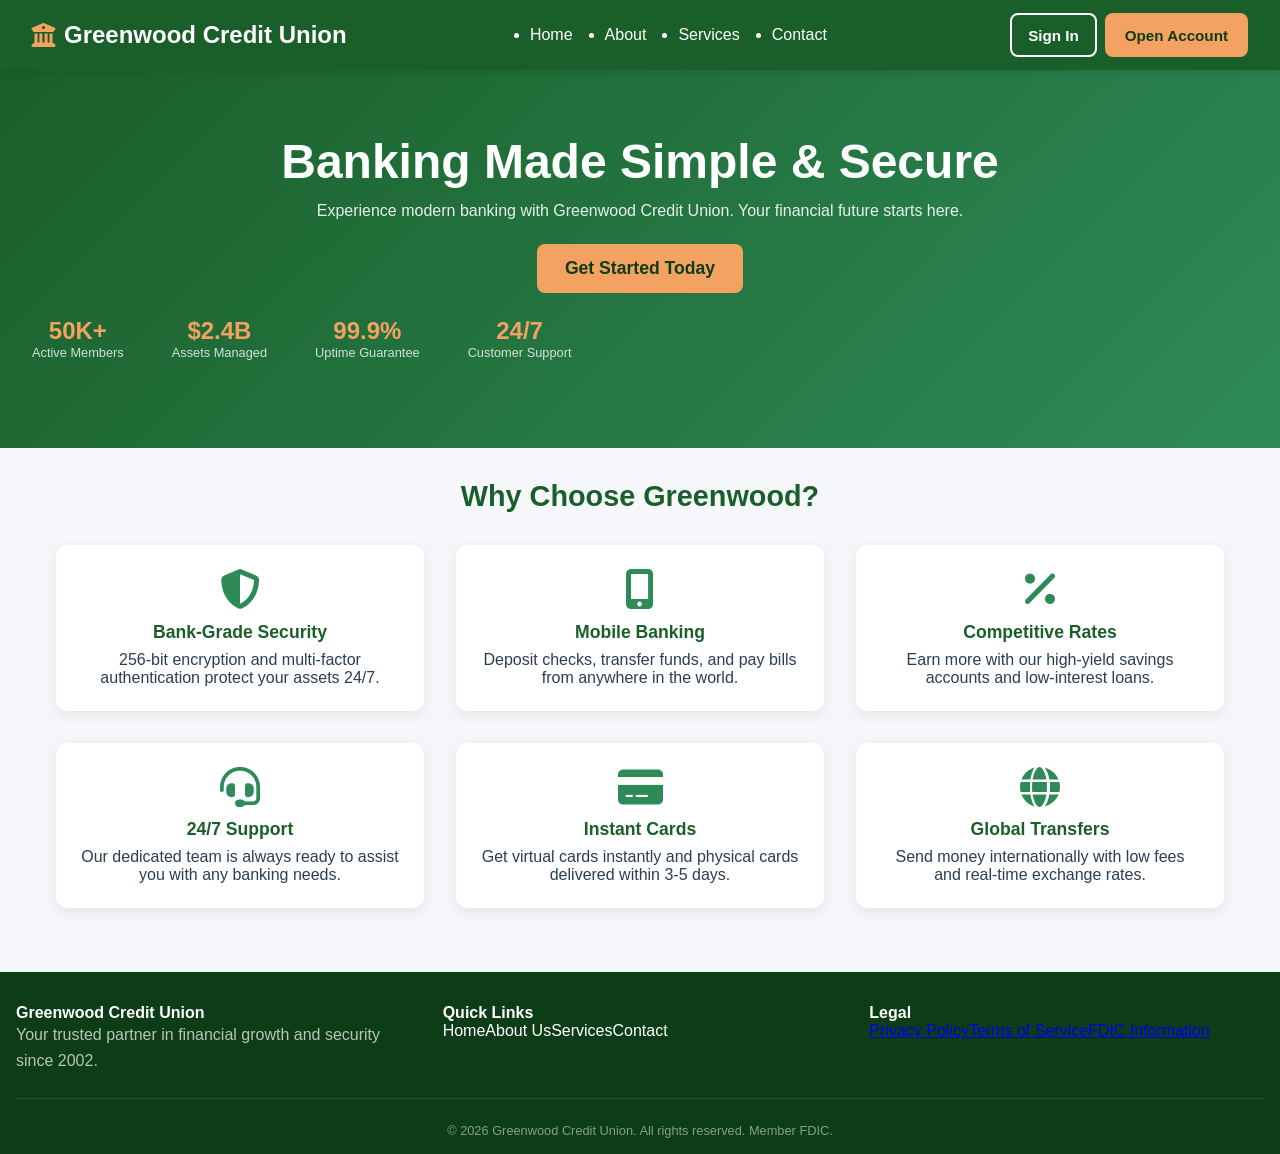
<file: index.html>
<!DOCTYPE html>
<html lang="en">
<head>
    <meta charset="UTF-8">
    <meta name="viewport" content="width=device-width, initial-scale=1.0, maximum-scale=1.0, user-scalable=no">
    <title>Greenwood Credit Union - Secure Online Banking</title>
    <link rel="stylesheet" href="https://cdnjs.cloudflare.com/ajax/libs/font-awesome/6.4.0/css/all.min.css">
    <style>
        * { margin: 0; padding: 0; box-sizing: border-box; font-family: -apple-system, BlinkMacSystemFont, 'Segoe UI', Roboto, Helvetica, Arial, sans-serif; }
        :root {
            --primary: #1a5f2a; --primary-dark: #0d3d16; --secondary: #2e8b57; --accent: #f4a261;
            --danger: #e63946; --warning: #f4a261; --success: #2a9d8f; --bg: #f5f7fa;
            --card-bg: #ffffff; --text: #2c3e50; --text-light: #7f8c8d; --border: #e1e8ed;
        }
        html { font-size: 16px; -webkit-text-size-adjust: 100%; }
        body { background: var(--bg); color: var(--text); min-height: 100vh; overflow-x: hidden; }
        .navbar { background: var(--primary); color: white; padding: 0 1rem; display: flex; justify-content: space-between; align-items: center; height: 60px; position: sticky; top: 0; z-index: 1000; box-shadow: 0 2px 10px rgba(0,0,0,0.1); }
        .logo { display: flex; align-items: center; gap: 8px; font-size: 1.2rem; font-weight: bold; }
        .logo i { color: var(--accent); font-size: 1.5rem; }
        .nav-links { display: none; }
        .nav-buttons { display: flex; gap: 0.5rem; }
        .btn { padding: 10px 20px; border: none; border-radius: 8px; cursor: pointer; font-weight: 600; transition: all 0.3s; text-decoration: none; display: inline-block; font-size: 0.95rem; min-height: 44px; touch-action: manipulation; -webkit-tap-highlight-color: transparent; }
        .btn-primary { background: var(--accent); color: var(--primary-dark); }
        .btn-primary:hover { background: #e76f51; }
        .btn-secondary { background: transparent; color: white; border: 2px solid white; padding: 8px 16px; }
        .btn-danger { background: var(--danger); color: white; }
        .btn-success { background: var(--success); color: white; }
        .btn-warning { background: var(--warning); color: white; }
        .btn-info { background: #3498db; color: white; }
        .btn-dark { background: #2c3e50; color: white; }
        .btn-purple { background: #9b59b6; color: white; }
        .btn-sm { padding: 8px 14px; font-size: 0.85rem; }
        .btn-lg { padding: 14px 28px; font-size: 1.1rem; }
        .btn-block { width: 100%; display: block; }

        .hero { background: linear-gradient(135deg, var(--primary) 0%, var(--secondary) 100%); color: white; padding: 2rem 1rem; text-align: center; }
        .hero h1 { font-size: 1.8rem; margin-bottom: 0.8rem; }
        .hero p { font-size: 1rem; margin-bottom: 1.5rem; opacity: 0.9; }
        .hero-stats { display: grid; grid-template-columns: 1fr 1fr; gap: 1rem; margin-top: 1.5rem; }
        .stat h3 { font-size: 1.5rem; color: var(--accent); }
        .stat p { font-size: 0.8rem; opacity: 0.8; }

        .features { padding: 2rem 1rem; max-width: 1200px; margin: 0 auto; }
        .features h2 { text-align: center; font-size: 1.8rem; margin-bottom: 2rem; color: var(--primary); }
        .features-grid { display: grid; grid-template-columns: 1fr; gap: 1rem; }
        .feature-card { background: var(--card-bg); padding: 1.5rem; border-radius: 12px; box-shadow: 0 4px 15px rgba(0,0,0,0.08); text-align: center; }
        .feature-card i { font-size: 2.5rem; color: var(--secondary); margin-bottom: 0.8rem; }
        .feature-card h3 { margin-bottom: 0.5rem; color: var(--primary); font-size: 1.1rem; }

        .form-container { max-width: 100%; margin: 1rem; background: var(--card-bg); padding: 1.5rem; border-radius: 12px; box-shadow: 0 4px 20px rgba(0,0,0,0.1); }
        .form-container h2 { text-align: center; margin-bottom: 1.2rem; color: var(--primary); font-size: 1.3rem; }
        .form-group { margin-bottom: 1rem; }
        .form-group label { display: block; margin-bottom: 0.4rem; font-weight: 600; font-size: 0.95rem; }
        .form-group input, .form-group select, .form-group textarea { width: 100%; padding: 14px; border: 2px solid var(--border); border-radius: 8px; font-size: 16px; min-height: 48px; }
        .form-container .btn { width: 100%; margin-top: 0.8rem; padding: 16px; font-size: 1.1rem; min-height: 50px; }
        .form-footer { text-align: center; margin-top: 1.2rem; color: var(--text-light); font-size: 0.9rem; }
        .form-footer a { color: var(--secondary); cursor: pointer; font-weight: 600; }
        .alert { padding: 12px; border-radius: 8px; margin-bottom: 1rem; display: none; font-size: 0.95rem; }
        .alert-error { background: #fee; color: var(--danger); border: 1px solid var(--danger); }
        .alert-success { background: #efe; color: var(--success); border: 1px solid var(--success); }

        .admin-login-page { background: linear-gradient(135deg, #1a1a2e 0%, #16213e 100%); min-height: 100vh; display: flex; align-items: center; justify-content: center; padding: 1rem; }
        .admin-login-box { background: rgba(255,255,255,0.05); border: 1px solid rgba(255,255,255,0.1); border-radius: 16px; padding: 2rem 1.5rem; width: 100%; max-width: 400px; text-align: center; }
        .admin-login-box .logo-big { font-size: 2rem; font-weight: bold; color: white; margin-bottom: 0.5rem; }
        .admin-login-box .subtitle { color: rgba(255,255,255,0.6); margin-bottom: 1.5rem; font-size: 0.9rem; }
        .admin-login-box .form-group label { color: rgba(255,255,255,0.8); text-align: left; display: block; }
        .admin-login-box .form-group input { background: rgba(255,255,255,0.1); border: 1px solid rgba(255,255,255,0.2); color: white; min-height: 48px; font-size: 16px; }
        .admin-login-box .btn { background: var(--accent); color: var(--primary-dark); font-weight: bold; margin-top: 1rem; }
        .admin-features { display: grid; grid-template-columns: 1fr 1fr; gap: 0.8rem; margin: 1.5rem 0; }
        .admin-feature { background: rgba(255,255,255,0.05); padding: 0.8rem; border-radius: 8px; text-align: center; }
        .admin-feature i { font-size: 1.3rem; color: var(--accent); margin-bottom: 0.3rem; display: block; }

        .dashboard { display: none; min-height: 100vh; }
        .mobile-menu-toggle { display: block; background: var(--primary-dark); color: white; border: none; padding: 14px; width: 100%; text-align: left; font-size: 1rem; cursor: pointer; }
        .sidebar { width: 100%; background: var(--primary-dark); color: white; position: relative; height: auto; display: none; }
        .sidebar.mobile-open { display: block; }
        .sidebar-logo { padding: 1rem; font-size: 1.1rem; font-weight: bold; border-bottom: 1px solid rgba(255,255,255,0.1); margin-bottom: 0.5rem; display: flex; align-items: center; gap: 8px; }
        .sidebar-menu { list-style: none; }
        .sidebar-menu a { display: block; padding: 1rem; color: rgba(255,255,255,0.8); text-decoration: none; cursor: pointer; border-left: 3px solid transparent; font-size: 0.95rem; min-height: 48px; }
        .sidebar-menu a:hover, .sidebar-menu a.active { background: rgba(255,255,255,0.1); color: white; border-left-color: var(--accent); }
        .sidebar-menu i { margin-right: 10px; width: 20px; }
        .main-content { margin-left: 0; padding: 1rem; }
        .top-bar { background: var(--card-bg); padding: 1rem; display: flex; justify-content: space-between; align-items: center; margin: -1rem -1rem 1rem -1rem; box-shadow: 0 2px 10px rgba(0,0,0,0.05); }
        .top-bar h3 { font-size: 1rem; }
        .avatar { width: 36px; height: 36px; border-radius: 50%; background: var(--secondary); display: flex; align-items: center; justify-content: center; color: white; font-weight: bold; font-size: 0.9rem; }
        .badge { padding: 3px 10px; border-radius: 20px; font-size: 0.7rem; font-weight: 600; }
        .badge-verified { background: var(--success); color: white; }
        .badge-pending { background: var(--warning); color: white; }
        .badge-frozen { background: var(--danger); color: white; }
        .badge-admin { background: var(--danger); color: white; }

        .stats-grid { display: grid; grid-template-columns: 1fr 1fr; gap: 1rem; margin-bottom: 1.5rem; }
        .stat-card { background: var(--card-bg); padding: 1rem; border-radius: 12px; box-shadow: 0 2px 10px rgba(0,0,0,0.06); }
        .stat-card h4 { color: var(--text-light); font-size: 0.75rem; margin-bottom: 0.3rem; text-transform: uppercase; }
        .stat-card .amount { font-size: 1.3rem; font-weight: bold; color: var(--primary); }

        .content-card { background: var(--card-bg); padding: 1rem; border-radius: 12px; box-shadow: 0 2px 10px rgba(0,0,0,0.06); margin-bottom: 1rem; }
        .content-card h3 { margin-bottom: 0.8rem; color: var(--primary); display: flex; align-items: center; gap: 8px; font-size: 1.1rem; }

        .bank-card { background: linear-gradient(135deg, var(--primary) 0%, var(--secondary) 100%); color: white; padding: 1.2rem; border-radius: 14px; width: 100%; max-width: 340px; aspect-ratio: 1.586; display: flex; flex-direction: column; justify-content: space-between; box-shadow: 0 8px 25px rgba(0,0,0,0.2); margin: 0 auto 1rem auto; }
        .bank-card .chip { width: 45px; height: 32px; background: linear-gradient(135deg, #d4af37 0%, #f4e5c2 100%); border-radius: 6px; }
        .bank-card .card-number { font-size: 1.2rem; letter-spacing: 2px; font-family: 'Courier New', monospace; }

        .table-wrapper { overflow-x: auto; -webkit-overflow-scrolling: touch; }
        .table-wrapper table { min-width: 600px; }
        table { width: 100%; border-collapse: collapse; font-size: 0.85rem; }
        th, td { padding: 10px 8px; text-align: left; border-bottom: 1px solid var(--border); }
        th { color: var(--text-light); font-weight: 600; text-transform: uppercase; font-size: 0.75rem; }
        .status-dot { width: 8px; height: 8px; border-radius: 50%; display: inline-block; margin-right: 6px; }

        .admin-user-card { background: var(--card-bg); border-radius: 10px; padding: 1rem; margin-bottom: 0.8rem; box-shadow: 0 2px 8px rgba(0,0,0,0.06); border-left: 3px solid var(--secondary); }
        .admin-user-card.frozen { border-left-color: var(--danger); }
        .admin-user-card.pending { border-left-color: var(--warning); }
        .admin-user-header { display: flex; justify-content: space-between; align-items: flex-start; margin-bottom: 0.6rem; flex-wrap: wrap; gap: 0.5rem; }
        .admin-user-info { display: grid; grid-template-columns: 1fr; gap: 0.3rem; font-size: 0.85rem; color: var(--text-light); }
        .admin-user-actions { display: flex; gap: 0.4rem; margin-top: 0.8rem; flex-wrap: wrap; }

        .filter-bar { display: flex; gap: 0.8rem; margin-bottom: 1rem; flex-wrap: wrap; }
        .filter-bar input, .filter-bar select { padding: 12px; border: 1px solid var(--border); border-radius: 8px; font-size: 0.95rem; min-height: 48px; flex: 1; min-width: 140px; }

        .checkbook-visual { background: linear-gradient(135deg, #fff 0%, #f8f9fa 100%); border: 2px solid var(--border); border-radius: 8px; padding: 1rem; margin: 0.5rem 0; }
        .cashier-check { background: linear-gradient(135deg, #fff 0%, #e8f5e9 100%); border: 2px solid var(--success); border-radius: 8px; padding: 1rem; }

        .modal-overlay { display: none; position: fixed; top: 0; left: 0; width: 100%; height: 100%; background: rgba(0,0,0,0.5); z-index: 2000; align-items: center; justify-content: center; padding: 1rem; }
        .modal { background: white; padding: 1.5rem; border-radius: 12px; width: 100%; max-width: 500px; max-height: 85vh; overflow-y: auto; }
        .modal h3 { margin-bottom: 1rem; color: var(--primary); font-size: 1.1rem; }
        .modal-actions { display: flex; gap: 0.8rem; margin-top: 1.2rem; justify-content: flex-end; }

        .hidden { display: none !important; }
        .page { display: none; }
        .page.active { display: block; }
        .client-tab { display: none; }
        .client-tab.active { display: block; }
        .admin-tab { display: none; }
        .admin-tab.active { display: block; }

        footer { background: var(--primary-dark); color: white; padding: 2rem 1rem 1rem; margin-top: 2rem; }
        .footer-content { display: grid; grid-template-columns: 1fr; gap: 1.5rem; }
        .footer-bottom { text-align: center; padding-top: 1.5rem; margin-top: 1.5rem; border-top: 1px solid rgba(255,255,255,0.1); color: rgba(255,255,255,0.5); font-size: 0.8rem; }

        @media (min-width: 769px) {
            .navbar { padding: 0 2rem; height: 70px; }
            .logo { font-size: 1.5rem; }
            .nav-links { display: flex; gap: 2rem; }
            .hero { padding: 4rem 2rem; }
            .hero h1 { font-size: 3rem; }
            .hero-stats { display: flex; gap: 3rem; }
            .features-grid { grid-template-columns: repeat(auto-fit, minmax(280px, 1fr)); gap: 2rem; }
            .form-container { max-width: 450px; margin: 2rem auto; padding: 2.5rem; }
            .sidebar { width: 280px; position: fixed; height: 100vh; display: block !important; }
            .mobile-menu-toggle { display: none; }
            .main-content { margin-left: 280px; padding: 2rem; }
            .top-bar { padding: 1rem 2rem; margin: -2rem -2rem 2rem -2rem; }
            .stats-grid { grid-template-columns: repeat(auto-fit, minmax(240px, 1fr)); gap: 1.5rem; }
            .admin-user-info { grid-template-columns: repeat(auto-fit, minmax(200px, 1fr)); }
            .footer-content { grid-template-columns: repeat(auto-fit, minmax(250px, 1fr)); gap: 2rem; }
        }
    </style>
<base target="_blank">
</head>
<body>
    <nav class="navbar" id="publicNav">
        <div class="logo"><i class="fas fa-university"></i> Greenwood Credit Union</div>
        <ul class="nav-links">
            <li><a onclick="showPage('home')">Home</a></li>
            <li><a onclick="showPage('about')">About</a></li>
            <li><a onclick="showPage('services')">Services</a></li>
            <li><a onclick="showPage('contact')">Contact</a></li>
        </ul>
        <div class="nav-buttons">
            <button class="btn btn-secondary" onclick="showPage('login')">Sign In</button>
            <button class="btn btn-primary" onclick="showPage('register')">Open Account</button>
        </div>
    </nav>

    <div id="publicPages">
        <div class="page active" id="home">
            <div class="hero">
                <h1>Banking Made Simple & Secure</h1>
                <p>Experience modern banking with Greenwood Credit Union. Your financial future starts here.</p>
                <button class="btn btn-primary btn-lg" onclick="showPage('register')">Get Started Today</button>
                <div class="hero-stats">
                    <div class="stat"><h3>50K+</h3><p>Active Members</p></div>
                    <div class="stat"><h3>$2.4B</h3><p>Assets Managed</p></div>
                    <div class="stat"><h3>99.9%</h3><p>Uptime Guarantee</p></div>
                    <div class="stat"><h3>24/7</h3><p>Customer Support</p></div>
                </div>
            </div>
            <div class="features">
                <h2>Why Choose Greenwood?</h2>
                <div class="features-grid">
                    <div class="feature-card"><i class="fas fa-shield-alt"></i><h3>Bank-Grade Security</h3><p>256-bit encryption and multi-factor authentication protect your assets 24/7.</p></div>
                    <div class="feature-card"><i class="fas fa-mobile-alt"></i><h3>Mobile Banking</h3><p>Deposit checks, transfer funds, and pay bills from anywhere in the world.</p></div>
                    <div class="feature-card"><i class="fas fa-percentage"></i><h3>Competitive Rates</h3><p>Earn more with our high-yield savings accounts and low-interest loans.</p></div>
                    <div class="feature-card"><i class="fas fa-headset"></i><h3>24/7 Support</h3><p>Our dedicated team is always ready to assist you with any banking needs.</p></div>
                    <div class="feature-card"><i class="fas fa-credit-card"></i><h3>Instant Cards</h3><p>Get virtual cards instantly and physical cards delivered within 3-5 days.</p></div>
                    <div class="feature-card"><i class="fas fa-globe"></i><h3>Global Transfers</h3><p>Send money internationally with low fees and real-time exchange rates.</p></div>
                </div>
            </div>
        </div>

        <div class="page" id="login">
            <div style="padding-top: 2rem;">
                <div class="form-container animate-in">
                    <h2><i class="fas fa-lock"></i> Account Login</h2>
                    <div class="alert alert-error" id="loginError"></div>
                    <form id="loginForm" onsubmit="handleLogin(event)">
                        <div class="form-group"><label>Email Address</label><input type="email" id="loginEmail" required placeholder="Enter your email"></div>
                        <div class="form-group"><label>Password</label><input type="password" id="loginPassword" required placeholder="Enter your password"></div>
                        <button type="submit" class="btn btn-primary">Sign In Securely</button>
                    </form>
                    <div class="form-footer">
                        <p>Don't have an account? <a onclick="showPage('register')">Open one now</a></p>
                        <p style="margin-top: 0.5rem;"><a onclick="showPage('forgot')">Forgot password?</a></p>
                        <p style="margin-top: 1rem; padding-top: 1rem; border-top: 1px solid var(--border);">
                            <a onclick="showPage('adminLogin')" style="color: var(--text-light); font-size: 0.9rem;"><i class="fas fa-user-shield"></i> Administrator Portal</a>
                        </p>
                    </div>
                </div>
            </div>
        </div>

        <div class="page" id="adminLogin">
            <div class="admin-login-page">
                <div class="admin-login-box animate-in">
                    <div class="logo-big"><i class="fas fa-university" style="color: var(--accent);"></i> GREENWOOD</div>
                    <div class="subtitle">Manager Access - Secure Administration Portal</div>
                    <div class="admin-features">
                        <div class="admin-feature"><i class="fas fa-shield-alt"></i><span>Admin Security</span></div>
                        <div class="admin-feature"><i class="fas fa-users-cog"></i><span>User Management</span></div>
                        <div class="admin-feature"><i class="fas fa-chart-line"></i><span>Analytics</span></div>
                        <div class="admin-feature"><i class="fas fa-cogs"></i><span>System Config</span></div>
                    </div>
                    <div class="alert alert-error" id="adminLoginError" style="background: rgba(230,57,70,0.2); color: #ff6b6b; border: 1px solid var(--danger); display: none;"></div>
                    <form onsubmit="handleAdminLogin(event)">
                        <div class="form-group"><label><i class="fas fa-envelope"></i> Admin Email</label><input type="email" id="adminEmail" required placeholder="admin@greenwoodcu.com" value="admin@greenwoodcu.com"></div>
                        <div class="form-group"><label><i class="fas fa-lock"></i> Admin Password</label><input type="password" id="adminPassword" required placeholder="Enter admin password"></div>
                        <button type="submit" class="btn btn-primary" style="margin-top: 1rem;"><i class="fas fa-sign-in-alt"></i> Access Control Panel</button>
                    </form>
                    <div style="margin-top: 1.5rem; color: rgba(255,255,255,0.3); font-size: 0.75rem;">
                        &copy; 2026 Greenwood Credit Union. Secure Banking Administration Portal.
                    </div>
                </div>
            </div>
        </div>

        <div class="page" id="register">
            <div style="padding-top: 1rem; padding-bottom: 1rem;">
                <div class="form-container animate-in" style="max-width: 550px;">
                    <h2><i class="fas fa-user-plus"></i> Open Your Account</h2>
                    <div class="alert alert-error" id="regError"></div>
                    <div class="alert alert-success" id="regSuccess"></div>
                    <form id="registerForm" onsubmit="handleRegister(event)">
                        <div style="display: grid; grid-template-columns: 1fr 1fr; gap: 1rem;">
                            <div class="form-group"><label>First Name</label><input type="text" id="regFirstName" required></div>
                            <div class="form-group"><label>Last Name</label><input type="text" id="regLastName" required></div>
                        </div>
                        <div class="form-group"><label>Email Address</label><input type="email" id="regEmail" required placeholder="you@example.com"></div>
                        <div class="form-group"><label>Phone Number</label><input type="tel" id="regPhone" required placeholder="+1 (555) 000-0000"></div>
                        <div class="form-group"><label>Date of Birth</label><input type="date" id="regDob" required></div>
                        <div class="form-group">
                            <label>Account Type</label>
                            <select id="regAccountType">
                                <option value="savings">Savings Account</option>
                                <option value="checking">Checking Account</option>
                                <option value="both">Both (Savings + Checking)</option>
                            </select>
                        </div>
                        <div class="form-group"><label>Initial Deposit ($)</label><input type="number" id="regDeposit" min="0" value="100" required></div>
                        <div class="form-group"><label>Password</label><input type="password" id="regPassword" required placeholder="Min 6 characters"></div>
                        <div class="form-group"><label>Confirm Password</label><input type="password" id="regConfirmPass" required></div>
                        <div class="form-group"><label style="display: flex; align-items: center; gap: 8px; font-weight: normal;"><input type="checkbox" required> I agree to the Terms of Service</label></div>
                        <button type="submit" class="btn btn-primary">Create Account</button>
                    </form>
                    <div class="form-footer"><p>Already a member? <a onclick="showPage('login')">Sign in here</a></p></div>
                </div>
            </div>
        </div>

        <div class="page" id="forgot">
            <div style="padding-top: 2rem;">
                <div class="form-container animate-in">
                    <h2><i class="fas fa-key"></i> Reset Password</h2>
                    <div class="alert alert-success" id="forgotSuccess" style="display: none;">Reset link sent to your email!</div>
                    <form onsubmit="event.preventDefault(); document.getElementById('forgotSuccess').style.display='block';">
                        <div class="form-group"><label>Email Address</label><input type="email" required placeholder="Enter your registered email"></div>
                        <button type="submit" class="btn btn-primary">Send Reset Link</button>
                    </form>
                    <div class="form-footer"><a onclick="showPage('login')">&larr; Back to login</a></div>
                </div>
            </div>
        </div>

        <div class="page" id="about">
            <div style="padding: 2rem 1rem; max-width: 800px; margin: 0 auto; text-align: center;">
                <h1 style="color: var(--primary); margin-bottom: 1rem;">About Greenwood Credit Union</h1>
                <p style="font-size: 1.1rem; line-height: 1.8; color: var(--text-light);">Founded in 2002, Greenwood Credit Union has grown from a small community bank to a trusted financial institution serving over 50,000 members nationwide.</p>
            </div>
        </div>

        <div class="page" id="services">
            <div style="padding: 2rem 1rem; max-width: 1000px; margin: 0 auto;">
                <h1 style="color: var(--primary); text-align: center; margin-bottom: 2rem;">Our Services</h1>
                <div class="features-grid">
                    <div class="feature-card"><i class="fas fa-piggy-bank"></i><h3>Savings Accounts</h3><p>High-yield savings with no monthly fees</p></div>
                    <div class="feature-card"><i class="fas fa-money-check"></i><h3>Checking Accounts</h3><p>Free checking with debit card rewards</p></div>
                    <div class="feature-card"><i class="fas fa-home"></i><h3>Home Loans</h3><p>Competitive mortgage rates and refinancing</p></div>
                    <div class="feature-card"><i class="fas fa-car"></i><h3>Auto Loans</h3><p>Low-rate vehicle financing available</p></div>
                </div>
            </div>
        </div>

        <div class="page" id="contact">
            <div style="padding: 2rem 1rem; max-width: 600px; margin: 0 auto;">
                <h1 style="color: var(--primary); text-align: center; margin-bottom: 2rem;">Contact Us</h1>
                <div class="content-card">
                    <p><i class="fas fa-phone" style="color: var(--secondary); margin-right: 10px;"></i> 1-800-GREENWD (1-800-473-3693)</p>
                    <p style="margin-top: 1rem;"><i class="fas fa-envelope" style="color: var(--secondary); margin-right: 10px;"></i> support@greenwoodcu.com</p>
                    <p style="margin-top: 1rem;"><i class="fas fa-map-marker-alt" style="color: var(--secondary); margin-right: 10px;"></i> 123 Finance Street, New York, NY 10001</p>
                </div>
            </div>
        </div>

        <footer id="publicFooter">
            <div class="footer-content">
                <div class="footer-section"><h4>Greenwood Credit Union</h4><p style="color: rgba(255,255,255,0.7); line-height: 1.6;">Your trusted partner in financial growth and security since 2002.</p></div>
                <div class="footer-section"><h4>Quick Links</h4><a onclick="showPage('home')">Home</a><a onclick="showPage('about')">About Us</a><a onclick="showPage('services')">Services</a><a onclick="showPage('contact')">Contact</a></div>
                <div class="footer-section"><h4>Legal</h4><a href="#">Privacy Policy</a><a href="#">Terms of Service</a><a href="#">FDIC Information</a></div>
            </div>
            <div class="footer-bottom"><p>&copy; 2026 Greenwood Credit Union. All rights reserved. Member FDIC.</p></div>
        </footer>
    </div>

    <div class="dashboard" id="clientDashboard">
        <button class="mobile-menu-toggle" onclick="toggleClientMenu()"><i class="fas fa-bars"></i> Menu</button>
        <div class="sidebar" id="clientSidebar">
            <div class="sidebar-logo"><i class="fas fa-university"></i> Greenwood CU</div>
            <ul class="sidebar-menu">
                <li><a class="active" onclick="showClientTab('overview', this)"><i class="fas fa-home"></i> Overview</a></li>
                <li><a onclick="showClientTab('accounts', this)"><i class="fas fa-wallet"></i> My Accounts</a></li>
                <li><a onclick="showClientTab('transfer', this)"><i class="fas fa-exchange-alt"></i> Transfer</a></li>
                <li><a onclick="showClientTab('cards', this)"><i class="fas fa-credit-card"></i> Cards</a></li>
                <li><a onclick="showClientTab('deposit', this)"><i class="fas fa-camera"></i> Check Deposit</a></li>
                <li><a onclick="showClientTab('history', this)"><i class="fas fa-history"></i> History</a></li>
                <li><a onclick="showClientTab('messages', this)"><i class="fas fa-envelope"></i> Messages <span id="msgBadge" class="badge badge-danger" style="margin-left: 5px; display: none;">0</span></a></li>
                <li><a onclick="showClientTab('checkbook', this)"><i class="fas fa-book"></i> Checkbook</a></li>
                <li><a onclick="showClientTab('profile', this)"><i class="fas fa-user"></i> Profile</a></li>
                <li style="margin-top: 2rem; border-top: 1px solid rgba(255,255,255,0.1);"><a onclick="logout()" style="color: var(--danger);"><i class="fas fa-sign-out-alt"></i> Logout</a></li>
            </ul>
        </div>
        <div class="main-content">
            <div class="top-bar">
                <h3>Welcome back, <span id="clientName">User</span></h3>
                <div class="user-info">
                    <span class="badge badge-verified" id="clientStatus">Verified</span>
                    <div class="avatar" id="clientAvatar">U</div>
                </div>
            </div>

            <div class="client-tab active" id="tab-overview">
                <div class="stats-grid">
                    <div class="stat-card"><h4>Total Balance</h4><div class="amount" id="totalBalance">$0.00</div></div>
                    <div class="stat-card"><h4>Savings</h4><div class="amount" id="savingsBalance">$0.00</div></div>
                    <div class="stat-card"><h4>Checking</h4><div class="amount" id="checkingBalance">$0.00</div></div>
                    <div class="stat-card"><h4>Pending</h4><div class="amount" id="pendingAmount">$0.00</div></div>
                </div>
                <div class="content-card">
                    <h3><i class="fas fa-bolt"></i> Quick Actions</h3>
                    <div class="quick-actions">
                        <div class="quick-action-btn" onclick="showClientTab('transfer', document.querySelectorAll('#clientDashboard .sidebar-menu a')[2])"><i class="fas fa-paper-plane"></i><span>Send Money</span></div>
                        <div class="quick-action-btn" onclick="showClientTab('deposit', document.querySelectorAll('#clientDashboard .sidebar-menu a')[4])"><i class="fas fa-camera"></i><span>Deposit Check</span></div>
                        <div class="quick-action-btn" onclick="showClientTab('cards', document.querySelectorAll('#clientDashboard .sidebar-menu a')[3])"><i class="fas fa-lock"></i><span>Manage Cards</span></div>
                        <div class="quick-action-btn" onclick="showClientTab('history', document.querySelectorAll('#clientDashboard .sidebar-menu a')[5])"><i class="fas fa-file-alt"></i><span>Statements</span></div>
                    </div>
                </div>
                <div class="content-card">
                    <h3><i class="fas fa-clock"></i> Recent Activity</h3>
                    <div class="table-wrapper"><table id="recentActivity"><thead><tr><th>Date</th><th>Description</th><th>Amount</th><th>Status</th></tr></thead><tbody></tbody></table></div>
                </div>
            </div>

            <div class="client-tab" id="tab-accounts">
                <div class="content-card"><h3><i class="fas fa-wallet"></i> Account Details</h3><div id="accountDetails"></div></div>
                <div class="content-card"><h3><i class="fas fa-credit-card"></i> Your Card</h3><div id="clientCardDisplay"></div></div>
                <div class="content-card"><h3><i class="fas fa-book"></i> Checkbook Status</h3><div id="clientCheckbook"></div></div>
            </div>

            <div class="client-tab" id="tab-transfer">
                <div class="content-card" style="max-width: 600px;">
                    <h3><i class="fas fa-exchange-alt"></i> Transfer Funds</h3>
                    <div class="alert alert-error" id="transferError"></div>
                    <div class="alert alert-success" id="transferSuccess"></div>
                    <form onsubmit="handleTransfer(event)">
                        <div class="form-group"><label>From Account</label><select id="transferFrom"><option value="checking">Checking Account</option><option value="savings">Savings Account</option></select></div>
                        <div class="form-group"><label>To Account / Recipient</label><input type="text" id="transferTo" placeholder="Account number or email" required></div>
                        <div class="form-group"><label>Amount ($)</label><input type="number" id="transferAmount" min="1" step="0.01" required></div>
                        <div class="form-group"><label>Note (Optional)</label><input type="text" id="transferNote" placeholder="What's this for?"></div>
                        <button type="submit" class="btn btn-primary">Confirm Transfer</button>
                    </form>
                </div>
            </div>

            <div class="client-tab" id="tab-cards">
                <div class="content-card"><h3><i class="fas fa-credit-card"></i> Card Management</h3><div id="cardManagement"></div></div>
            </div>

            <div class="client-tab" id="tab-deposit">
                <div class="content-card" style="max-width: 600px;">
                    <h3><i class="fas fa-camera"></i> Mobile Check Deposit</h3>
                    <div class="alert alert-success" id="depositSuccess" style="display: none;">Check submitted for processing!</div>
                    <form onsubmit="handleCheckDeposit(event)">
                        <div class="form-group"><label>Deposit To</label><select id="depositAccount"><option value="checking">Checking Account</option><option value="savings">Savings Account</option></select></div>
                        <div class="form-group"><label>Check Amount ($)</label><input type="number" id="checkAmount" min="1" step="0.01" required></div>
                        <div class="form-group">
                            <label>Front of Check</label>
                            <div class="check-upload" onclick="document.getElementById('checkFront').click()"><i class="fas fa-cloud-upload-alt"></i><p>Click to upload front image</p><input type="file" id="checkFront" accept="image/*" style="display: none;" onchange="previewCheck(this, 'front')"></div>
                            <div id="previewFront" style="margin-top: 10px;"></div>
                        </div>
                        <div class="form-group">
                            <label>Back of Check (Endorsed)</label>
                            <div class="check-upload" onclick="document.getElementById('checkBack').click()"><i class="fas fa-cloud-upload-alt"></i><p>Click to upload back image</p><input type="file" id="checkBack" accept="image/*" style="display: none;" onchange="previewCheck(this, 'back')"></div>
                            <div id="previewBack" style="margin-top: 10px;"></div>
                        </div>
                        <button type="submit" class="btn btn-primary">Submit Deposit</button>
                    </form>
                </div>
            </div>

            <div class="client-tab" id="tab-history">
                <div class="content-card">
                    <h3><i class="fas fa-history"></i> Transaction History</h3>
                    <div class="table-wrapper"><table id="fullHistory"><thead><tr><th>Date</th><th>Type</th><th>Description</th><th>Amount</th><th>Balance</th></tr></thead><tbody></tbody></table></div>
                </div>
            </div>

            <div class="client-tab" id="tab-messages">
                <div class="content-card">
                    <h3><i class="fas fa-envelope"></i> Messages</h3><div id="clientMessages"></div>
                    <div style="margin-top: 1rem; padding: 1rem; background: var(--bg); border-radius: 8px;">
                        <h4 style="margin-bottom: 0.5rem;">Reply to Admin</h4>
                        <textarea id="clientReply" rows="3" style="width: 100%; padding: 10px; border: 1px solid var(--border); border-radius: 6px; resize: vertical;" placeholder="Type your message..."></textarea>
                        <button class="btn btn-primary" style="margin-top: 0.5rem;" onclick="sendClientMessage()">Send Message</button>
                    </div>
                </div>
            </div>

            <div class="client-tab" id="tab-checkbook">
                <div class="content-card">
                    <h3><i class="fas fa-book"></i> My Checkbook</h3>
                    <div id="clientCheckbookView"></div>
                </div>
            </div>

            <div class="client-tab" id="tab-profile">
                <div class="content-card" style="max-width: 600px;">
                    <h3><i class="fas fa-user"></i> Profile Settings</h3>
                    <form onsubmit="updateProfile(event)">
                        <div class="form-group"><label>Full Name</label><input type="text" id="profileName" readonly></div>
                        <div class="form-group"><label>Email</label><input type="email" id="profileEmail" readonly></div>
                        <div class="form-group"><label>Phone</label><input type="tel" id="profilePhone"></div>
                        <div class="form-group"><label>Address</label><input type="text" id="profileAddress" placeholder="Your address"></div>
                        <button type="submit" class="btn btn-primary">Update Profile</button>
                    </form>
                </div>
            </div>
        </div>
    </div>

    <div class="dashboard" id="adminDashboard">
        <button class="mobile-menu-toggle" onclick="toggleAdminMenu()"><i class="fas fa-bars"></i> Menu</button>
        <div class="sidebar" id="adminSidebar">
            <div class="sidebar-logo"><i class="fas fa-user-shield"></i> Admin Control</div>
            <ul class="sidebar-menu">
                <li><a class="active" onclick="showAdminTab('dashboard', this)"><i class="fas fa-chart-line"></i> Dashboard</a></li>
                <li><a onclick="showAdminTab('users', this)"><i class="fas fa-users"></i> All Users</a></li>
                <li><a onclick="showAdminTab('accounts', this)"><i class="fas fa-university"></i> Accounts</a></li>
                <li><a onclick="showAdminTab('transactions', this)"><i class="fas fa-exchange-alt"></i> Transactions</a></li>
                <li><a onclick="showAdminTab('credit', this)"><i class="fas fa-plus-circle"></i> Credit Account</a></li>
                <li><a onclick="showAdminTab('debit', this)"><i class="fas fa-minus-circle"></i> Debit Account</a></li>
                <li><a onclick="showAdminTab('cards', this)"><i class="fas fa-credit-card"></i> Card Management</a></li>
                <li><a onclick="showAdminTab('checkbooks', this)"><i class="fas fa-book"></i> Checkbooks</a></li>
                <li><a onclick="showAdminTab('cashier', this)"><i class="fas fa-money-check-alt"></i> Cashier Checks</a></li>
                <li><a onclick="showAdminTab('deposits', this)"><i class="fas fa-money-check"></i> Check Deposits</a></li>
                <li><a onclick="showAdminTab('messages', this)"><i class="fas fa-envelope"></i> Messages</a></li>
                <li><a onclick="showAdminTab('activity', this)"><i class="fas fa-clipboard-list"></i> Activity Log</a></li>
                <li><a onclick="showAdminTab('settings', this)"><i class="fas fa-cog"></i> Settings</a></li>
                <li style="margin-top: 2rem; border-top: 1px solid rgba(255,255,255,0.1);"><a onclick="logout()" style="color: var(--danger);"><i class="fas fa-sign-out-alt"></i> Logout</a></li>
            </ul>
        </div>
        <div class="main-content">
            <div class="top-bar">
                <h3>Administration Panel <span class="admin-badge">ADMIN</span></h3>
                <div class="user-info">
                    <span id="adminName">System Administrator</span>
                    <div class="avatar" style="background: var(--danger);">A</div>
                </div>
            </div>

            <div class="admin-tab active" id="admin-tab-dashboard">
                <div class="stats-grid">
                    <div class="stat-card"><h4>Total Users</h4><div class="amount" id="adminTotalUsers">0</div></div>
                    <div class="stat-card"><h4>Total Assets</h4><div class="amount" id="adminTotalAssets">$0.00</div></div>
                    <div class="stat-card"><h4>Pending Verifications</h4><div class="amount" id="adminPendingVerif">0</div></div>
                    <div class="stat-card"><h4>Pending Deposits</h4><div class="amount" id="adminPendingDeposits">0</div></div>
                </div>
                <div class="content-card"><h3><i class="fas fa-bell"></i> Recent Alerts</h3><div id="adminAlerts"></div></div>
                <div class="content-card"><h3><i class="fas fa-chart-pie"></i> Quick Stats</h3><div id="adminQuickStats"></div></div>
            </div>

            <div class="admin-tab" id="admin-tab-users">
                <div class="content-card">
                    <div style="display: flex; justify-content: space-between; align-items: center; margin-bottom: 1rem; flex-wrap: wrap; gap: 1rem;">
                        <h3><i class="fas fa-users"></i> All Users</h3>
                        <div class="filter-bar" style="margin-bottom: 0;">
                            <input type="text" placeholder="Search users..." onkeyup="searchUsers(this.value)">
                            <select onchange="filterUsersByStatus(this.value)">
                                <option value="all">All Status</option>
                                <option value="active">Active</option>
                                <option value="pending">Pending</option>
                                <option value="frozen">Frozen</option>
                            </select>
                            <button class="btn btn-sm btn-primary" onclick="refreshAdminData()"><i class="fas fa-sync-alt"></i> Refresh</button>
                        </div>
                    </div>
                    <div id="usersContainer"></div>
                </div>
            </div>

            <div class="admin-tab" id="admin-tab-accounts">
                <div class="content-card">
                    <h3><i class="fas fa-university"></i> Account Management</h3>
                    <div class="filter-bar">
                        <input type="text" placeholder="Search accounts..." onkeyup="searchAccounts(this.value)">
                        <button class="btn btn-success" onclick="showModal(createAccountModal())"><i class="fas fa-plus"></i> Create Account</button>
                    </div>
                    <div id="adminAccounts"></div>
                </div>
            </div>

            <div class="admin-tab" id="admin-tab-transactions">
                <div class="content-card">
                    <h3><i class="fas fa-exchange-alt"></i> All Transactions</h3>
                    <div class="filter-bar">
                        <input type="text" placeholder="Search transactions..." onkeyup="searchTransactions(this.value)">
                        <select onchange="filterTransactions(this.value)">
                            <option value="all">All Types</option>
                            <option value="credit">Credits</option>
                            <option value="debit">Debits</option>
                        </select>
                    </div>
                    <div class="table-wrapper"><table id="adminTransactions"><thead><tr><th>Date</th><th>User</th><th>Type</th><th>Description</th><th>Amount</th><th>Status</th></tr></thead><tbody></tbody></table></div>
                </div>
            </div>

            <div class="admin-tab" id="admin-tab-credit">
                <div class="content-card" style="max-width: 600px;">
                    <h3><i class="fas fa-plus-circle"></i> Credit User Account</h3>
                    <div class="alert alert-success" id="creditSuccess" style="display: none;"></div>
                    <form onsubmit="handleAdminCredit(event)">
                        <div class="form-group"><label>Select User</label><select id="creditUser"></select></div>
                        <div class="form-group"><label>Account Type</label><select id="creditAccount"><option value="checking">Checking Account</option><option value="savings">Savings Account</option></select></div>
                        <div class="form-group"><label>Amount ($)</label><input type="number" id="creditAmount" min="1" step="0.01" required placeholder="Enter amount to credit"></div>
                        <div class="form-group"><label>Description</label><input type="text" id="creditDesc" placeholder="e.g. Payroll, Refund, Bonus" required></div>
                        <div class="form-group"><label>Transaction Type</label><select id="creditType"><option value="credit">Direct Credit</option><option value="deposit">Deposit</option><option value="transfer">Transfer In</option><option value="refund">Refund</option><option value="bonus">Bonus</option></select></div>
                        <button type="submit" class="btn btn-success btn-lg"><i class="fas fa-check"></i> Credit Account</button>
                    </form>
                </div>
            </div>

            <div class="admin-tab" id="admin-tab-debit">
                <div class="content-card" style="max-width: 600px;">
                    <h3><i class="fas fa-minus-circle"></i> Debit User Account</h3>
                    <div class="alert alert-error" id="debitError" style="display: none;"></div>
                    <div class="alert alert-success" id="debitSuccess" style="display: none;"></div>
                    <form onsubmit="handleAdminDebit(event)">
                        <div class="form-group"><label>Select User</label><select id="debitUser"></select></div>
                        <div class="form-group"><label>Account Type</label><select id="debitAccount"><option value="checking">Checking Account</option><option value="savings">Savings Account</option></select></div>
                        <div class="form-group"><label>Amount ($)</label><input type="number" id="debitAmount" min="1" step="0.01" required placeholder="Enter amount to debit"></div>
                        <div class="form-group"><label>Description</label><input type="text" id="debitDesc" placeholder="e.g. Fee, Charge, Deduction" required></div>
                        <div class="form-group"><label>Transaction Type</label><select id="debitType"><option value="debit">Direct Debit</option><option value="fee">Service Fee</option><option value="charge">Charge</option><option value="penalty">Penalty</option><option value="withdrawal">Withdrawal</option></select></div>
                        <button type="submit" class="btn btn-danger btn-lg"><i class="fas fa-check"></i> Debit Account</button>
                    </form>
                </div>
            </div>

            <div class="admin-tab" id="admin-tab-cards">
                <div class="content-card">
                    <h3><i class="fas fa-credit-card"></i> Card Management</h3>
                    <div id="adminCards"></div>
                </div>
            </div>

            <div class="admin-tab" id="admin-tab-checkbooks">
                <div class="content-card">
                    <h3><i class="fas fa-book"></i> Checkbook Management</h3>
                    <div class="filter-bar">
                        <select id="checkbookUser" onchange="renderCheckbookForUser(this.value)"><option value="">Select User</option></select>
                        <button class="btn btn-success" onclick="issueCheckbook()"><i class="fas fa-plus"></i> Issue Checkbook</button>
                    </div>
                    <div id="adminCheckbooks"></div>
                </div>
            </div>

            <div class="admin-tab" id="admin-tab-cashier">
                <div class="content-card" style="max-width: 600px;">
                    <h3><i class="fas fa-money-check-alt"></i> Issue Cashier's Check</h3>
                    <div class="alert alert-success" id="cashierSuccess" style="display: none;"></div>
                    <form onsubmit="handleCashierCheck(event)">
                        <div class="form-group"><label>Select User</label><select id="cashierUser"></select></div>
                        <div class="form-group"><label>Payee Name</label><input type="text" id="cashierPayee" required placeholder="Who is this check for?"></div>
                        <div class="form-group"><label>Amount ($)</label><input type="number" id="cashierAmount" min="1" step="0.01" required></div>
                        <div class="form-group"><label>Memo / Purpose</label><input type="text" id="cashierMemo" placeholder="e.g. Down payment, Invoice #123"></div>
                        <div class="form-group"><label>Deduct From</label><select id="cashierAccount"><option value="checking">Checking Account</option><option value="savings">Savings Account</option></select></div>
                        <button type="submit" class="btn btn-primary btn-lg"><i class="fas fa-check"></i> Issue Cashier's Check</button>
                    </form>
                </div>
                <div class="content-card">
                    <h3><i class="fas fa-history"></i> Issued Cashier's Checks</h3>
                    <div id="adminCashierChecks"></div>
                </div>
            </div>

            <div class="admin-tab" id="admin-tab-deposits">
                <div class="content-card">
                    <h3><i class="fas fa-money-check"></i> Pending Check Deposits</h3>
                    <div id="adminDeposits"></div>
                </div>
            </div>

            <div class="admin-tab" id="admin-tab-messages">
                <div class="content-card">
                    <h3><i class="fas fa-envelope"></i> Message Center</h3>
                    <div id="adminMessages"></div>
                    <div style="margin-top: 1rem; padding: 1rem; background: var(--bg); border-radius: 8px;">
                        <h4 style="margin-bottom: 0.5rem;">Send Message to User</h4>
                        <div class="form-group"><label>Select User</label><select id="msgTargetUser"></select></div>
                        <div class="form-group"><label>Message</label><textarea id="adminBroadcastMsg" rows="3" style="width: 100%; padding: 10px; border: 1px solid var(--border); border-radius: 6px;" placeholder="Enter your message..."></textarea></div>
                        <button class="btn btn-primary" onclick="sendAdminMessage()">Send Message</button>
                        <button class="btn btn-warning" onclick="broadcastToAll()" style="margin-left: 0.5rem;">Broadcast to All</button>
                    </div>
                </div>
            </div>

            <div class="admin-tab" id="admin-tab-activity">
                <div class="content-card"><h3><i class="fas fa-clipboard-list"></i> Admin Activity Log</h3><div class="activity-log" id="activityLog"></div></div>
            </div>

            <div class="admin-tab" id="admin-tab-settings">
                <div class="content-card" style="max-width: 600px;">
                    <h3><i class="fas fa-cog"></i> System Settings</h3>
                    <form onsubmit="saveSettings(event)">
                        <div class="form-group"><label>Bank Name</label><input type="text" id="settingBankName" value="Greenwood Credit Union"></div>
                        <div class="form-group"><label>Maintenance Mode</label><select id="settingMaintenance"><option value="off">Off</option><option value="on">On</option></select></div>
                        <div class="form-group"><label>Minimum Opening Deposit ($)</label><input type="number" id="settingMinDeposit" value="25"></div>
                        <div class="form-group"><label>Max Transfer Limit ($)</label><input type="number" id="settingMaxTransfer" value="10000"></div>
                        <div class="form-group"><label>Interest Rate (%)</label><input type="number" step="0.01" id="settingInterest" value="2.4"></div>
                        <button type="submit" class="btn btn-primary">Save Settings</button>
                    </form>
                </div>
            </div>
        </div>
    </div>

    <div class="modal-overlay" id="modalOverlay" onclick="if(event.target===this)closeModal()">
        <div class="modal" id="modalContent"></div>
    </div>

    <script>
        // ================= DATA STORE =================
        const store = {
            currentUser: null,
            isAdmin: false,
            activityLog: JSON.parse(localStorage.getItem('gcu_activity')) || [],
            settings: JSON.parse(localStorage.getItem('gcu_settings')) || {
                bankName: 'Greenwood Credit Union',
                maintenanceMode: false,
                minDeposit: 25,
                maxTransfer: 10000,
                interestRate: 2.4
            },
            users: JSON.parse(localStorage.getItem('gcu_users')) || [
                {
                    id: 'USR001',
                    firstName: 'John',
                    lastName: 'Doe',
                    email: 'john@example.com',
                    phone: '+1 555-0101',
                    password: 'password123',
                    dob: '1985-03-15',
                    status: 'active',
                    verified: true,
                    frozen: false,
                    joined: '2026-01-15',
                    savingsBalance: 15420.50,
                    checkingBalance: 8430.25,
                    accountNumber: '****4521',
                    routingNumber: '021000021',
                    cardStatus: 'active',
                    cardNumber: '**** **** **** 4521',
                    cardExpiry: '09/28',
                    hasCheckbook: true,
                    checkbookNumber: 'CHK-2026-001',
                    checkbookIssued: '2026-01-15',
                    checksRemaining: 45,
                    cashierChecks: [],
                    messages: [
                        { from: 'admin', text: 'Welcome to Greenwood Credit Union! Your account is now active.', date: '2026-01-15 09:00' },
                        { from: 'admin', text: 'Your debit card has been shipped.', date: '2026-01-16 14:30' }
                    ],
                    transactions: [
                        { date: '2026-04-20', type: 'credit', desc: 'Payroll Deposit - Acme Corp', amount: 5250.00, balance: 23850.75 },
                        { date: '2026-04-18', type: 'debit', desc: 'Whole Foods Market', amount: -127.43, balance: 18600.75 },
                        { date: '2026-04-15', type: 'debit', desc: 'Electric Bill Payment', amount: -145.00, balance: 18728.18 }
                    ]
                },
                {
                    id: 'USR002',
                    firstName: 'Jane',
                    lastName: 'Smith',
                    email: 'jane@example.com',
                    phone: '+1 555-0102',
                    password: 'password123',
                    dob: '1990-07-22',
                    status: 'pending',
                    verified: false,
                    frozen: false,
                    joined: '2026-04-20',
                    savingsBalance: 0,
                    checkingBalance: 0,
                    accountNumber: '****8842',
                    routingNumber: '021000021',
                    cardStatus: 'pending',
                    cardNumber: null,
                    cardExpiry: null,
                    hasCheckbook: false,
                    checkbookNumber: null,
                    checkbookIssued: null,
                    checksRemaining: 0,
                    cashierChecks: [],
                    messages: [{ from: 'admin', text: 'Your account is pending verification.', date: '2026-04-20 10:00' }],
                    transactions: []
                }
            ],
            admin: { 
                id: 'ADM001', 
                email: 'admin@greenwoodcu.com', 
                password: 'admin123',
                name: 'System Administrator'
            },
            pendingDeposits: JSON.parse(localStorage.getItem('gcu_deposits')) || [],
            cashierChecks: JSON.parse(localStorage.getItem('gcu_cashier')) || []
        };

        // ================= ACTIVITY LOG =================
        function logActivity(action, target, details) {
            store.activityLog.unshift({
                date: new Date().toISOString(),
                action: action,
                target: target,
                details: details,
                admin: store.admin.name
            });
            if (store.activityLog.length > 200) store.activityLog.pop();
            localStorage.setItem('gcu_activity', JSON.stringify(store.activityLog));
        }

        // ================= UTILITIES =================
        function saveData() {
            localStorage.setItem('gcu_users', JSON.stringify(store.users));
            localStorage.setItem('gcu_deposits', JSON.stringify(store.pendingDeposits));
            localStorage.setItem('gcu_cashier', JSON.stringify(store.cashierChecks));
            localStorage.setItem('gcu_settings', JSON.stringify(store.settings));
        }

        function generateId(prefix) {
            return prefix + Math.random().toString(36).substr(2, 6).toUpperCase();
        }

        function formatMoney(amount) {
            return '$' + parseFloat(amount).toFixed(2).replace(/\d(?=(\d{3})+\.)/g, '$&,');
        }

        function formatDate(dateStr) {
            const d = new Date(dateStr || new Date());
            return d.toISOString().split('T')[0] + ' ' + d.toTimeString().split(' ')[0].substring(0, 5);
        }

        function showAlert(id, message, type) {
            const el = document.getElementById(id);
            if (!el) return;
            el.textContent = message;
            el.className = 'alert alert-' + (type || 'error');
            el.style.display = 'block';
            setTimeout(() => el.style.display = 'none', 5000);
        }

        // ================= NAVIGATION =================
        function showPage(pageId) {
            document.querySelectorAll('.page').forEach(p => p.classList.remove('active'));
            const page = document.getElementById(pageId);
            if (page) page.classList.add('active');
            window.scrollTo(0, 0);
        }

        function showClientTab(tab, el) {
            document.querySelectorAll('.client-tab').forEach(t => t.classList.remove('active'));
            const tabEl = document.getElementById('tab-' + tab);
            if (tabEl) tabEl.classList.add('active');
            document.querySelectorAll('#clientDashboard .sidebar-menu a').forEach(a => a.classList.remove('active'));
            if (el) el.classList.add('active');
            if (tab === 'overview') renderClientOverview();
            if (tab === 'accounts') renderClientAccounts();
            if (tab === 'cards') renderClientCards();
            if (tab === 'history') renderClientHistory();
            if (tab === 'messages') renderClientMessages();
            if (tab === 'profile') renderClientProfile();
            if (tab === 'checkbook') renderClientCheckbook();
        }

        function showAdminTab(tab, el) {
            document.querySelectorAll('.admin-tab').forEach(t => t.classList.remove('active'));
            const tabEl = document.getElementById('admin-tab-' + tab);
            if (tabEl) tabEl.classList.add('active');
            document.querySelectorAll('#adminDashboard .sidebar-menu a').forEach(a => a.classList.remove('active'));
            if (el) el.classList.add('active');

            const stored = localStorage.getItem('gcu_users');
            if (stored) store.users = JSON.parse(stored);

            if (tab === 'dashboard') renderAdminDashboard();
            if (tab === 'users') renderAdminUsers();
            if (tab === 'accounts') renderAdminAccounts();
            if (tab === 'transactions') renderAdminTransactions();
            if (tab === 'credit') renderCreditTab();
            if (tab === 'debit') renderDebitTab();
            if (tab === 'cards') renderAdminCards();
            if (tab === 'checkbooks') renderAdminCheckbooks();
            if (tab === 'cashier') renderCashierTab();
            if (tab === 'deposits') renderAdminDeposits();
            if (tab === 'messages') renderAdminMessages();
            if (tab === 'activity') renderActivityLog();
            if (tab === 'settings') renderSettings();
        }

        function toggleAdminMenu() {
            document.getElementById('adminSidebar').classList.toggle('mobile-open');
        }
        function toggleClientMenu() {
            document.getElementById('clientSidebar').classList.toggle('mobile-open');
        }

        // ================= AUTH =================
        function handleLogin(e) {
            e.preventDefault();
            const email = document.getElementById('loginEmail').value.trim();
            const password = document.getElementById('loginPassword').value;
            const user = store.users.find(u => u.email === email && u.password === password);
            if (user) {
                if (user.frozen) { showAlert('loginError', 'Your account has been frozen. Contact support.'); return; }
                store.currentUser = user;
                store.isAdmin = false;
                showClientDashboard();
            } else {
                showAlert('loginError', 'Invalid email or password');
            }
        }

        function handleAdminLogin(e) {
            e.preventDefault();
            const email = document.getElementById('adminEmail').value.trim();
            const password = document.getElementById('adminPassword').value;
            if (email === store.admin.email && password === store.admin.password) {
                store.isAdmin = true;
                store.currentUser = store.admin;
                logActivity('LOGIN', 'System', 'Admin logged in');
                showAdminDashboard();
            } else {
                showAlert('adminLoginError', 'Invalid admin credentials. Use admin@greenwoodcu.com / admin123');
            }
        }

        function handleRegister(e) {
            e.preventDefault();
            const pass = document.getElementById('regPassword').value;
            const confirm = document.getElementById('regConfirmPass').value;
            if (pass !== confirm) { showAlert('regError', 'Passwords do not match'); return; }
            if (pass.length < 6) { showAlert('regError', 'Password must be at least 6 characters'); return; }
            if (store.users.find(u => u.email === document.getElementById('regEmail').value)) { showAlert('regError', 'Email already registered'); return; }

            const deposit = parseFloat(document.getElementById('regDeposit').value) || 0;
            const newUser = {
                id: generateId('USR'),
                firstName: document.getElementById('regFirstName').value,
                lastName: document.getElementById('regLastName').value,
                email: document.getElementById('regEmail').value,
                phone: document.getElementById('regPhone').value,
                password: pass,
                dob: document.getElementById('regDob').value,
                status: 'pending',
                verified: false,
                frozen: false,
                joined: new Date().toISOString().split('T')[0],
                savingsBalance: deposit,
                checkingBalance: 0,
                accountNumber: '****' + Math.floor(1000 + Math.random() * 9000),
                routingNumber: '021000021',
                cardStatus: 'pending',
                cardNumber: null,
                cardExpiry: null,
                hasCheckbook: false,
                checkbookNumber: null,
                checkbookIssued: null,
                checksRemaining: 0,
                cashierChecks: [],
                messages: [{ from: 'admin', text: 'Welcome! Your account is pending verification.', date: formatDate() }],
                transactions: deposit > 0 ? [{ date: formatDate().split(' ')[0], type: 'credit', desc: 'Initial Deposit', amount: deposit, balance: deposit }] : []
            };
            const accType = document.getElementById('regAccountType').value;
            if (accType === 'checking') { newUser.checkingBalance = newUser.savingsBalance; newUser.savingsBalance = 0; }
            else if (accType === 'both') { newUser.checkingBalance = newUser.savingsBalance / 2; newUser.savingsBalance = newUser.savingsBalance / 2; }

            store.users.push(newUser);
            logActivity('REGISTER', newUser.email, 'New user registered');
            saveData();

            document.getElementById('regSuccess').textContent = 'Account created successfully! Please sign in.';
            document.getElementById('regSuccess').style.display = 'block';
            document.getElementById('registerForm').reset();
            setTimeout(() => showPage('login'), 2000);
        }

        function logout() {
            if (store.isAdmin) logActivity('LOGOUT', 'System', 'Admin logged out');
            store.currentUser = null;
            store.isAdmin = false;
            document.getElementById('publicNav').style.display = 'flex';
            document.getElementById('publicPages').style.display = 'block';
            document.getElementById('clientDashboard').style.display = 'none';
            document.getElementById('adminDashboard').style.display = 'none';
            document.getElementById('publicFooter').style.display = 'block';
            showPage('home');
        }

        function showClientDashboard() {
            document.getElementById('publicNav').style.display = 'none';
            document.getElementById('publicPages').style.display = 'none';
            document.getElementById('clientDashboard').style.display = 'block';
            document.getElementById('publicFooter').style.display = 'none';
            const u = store.currentUser;
            document.getElementById('clientName').textContent = u.firstName;
            document.getElementById('clientAvatar').textContent = u.firstName[0];
            const statusBadge = document.getElementById('clientStatus');
            if (u.verified) { statusBadge.textContent = 'Verified'; statusBadge.className = 'badge badge-verified'; }
            else { statusBadge.textContent = 'Pending'; statusBadge.className = 'badge badge-pending'; }
            renderClientOverview();
        }

        function showAdminDashboard() {
            document.getElementById('publicNav').style.display = 'none';
            document.getElementById('publicPages').style.display = 'none';
            document.getElementById('adminDashboard').style.display = 'block';
            document.getElementById('publicFooter').style.display = 'none';
            document.getElementById('adminName').textContent = store.admin.name;
            renderAdminDashboard();
        }

        function refreshAdminData() {
            const stored = localStorage.getItem('gcu_users');
            if (stored) {
                store.users = JSON.parse(stored);
                renderAdminUsers();
                renderAdminDashboard();
                showAlert('transferSuccess', 'Data refreshed! Found ' + store.users.length + ' users.', 'success');
            }
        }

        // ================= CLIENT FUNCTIONS =================
        function renderClientOverview() {
            const u = store.currentUser;
            const total = u.savingsBalance + u.checkingBalance;
            document.getElementById('totalBalance').textContent = formatMoney(total);
            document.getElementById('savingsBalance').textContent = formatMoney(u.savingsBalance);
            document.getElementById('checkingBalance').textContent = formatMoney(u.checkingBalance);
            const pending = store.pendingDeposits.filter(d => d.userId === u.id && d.status === 'pending').reduce((sum, d) => sum + d.amount, 0);
            document.getElementById('pendingAmount').textContent = formatMoney(pending);
            const tbody = document.querySelector('#recentActivity tbody');
            tbody.innerHTML = u.transactions.slice(0, 5).map(t => `
                <tr><td>${t.date}</td><td>${t.desc}</td><td style="color: ${t.amount > 0 ? 'var(--success)' : 'var(--danger)'}">${t.amount > 0 ? '+' : ''}${formatMoney(t.amount)}</td><td><span class="status-dot status-active"></span>Completed</td></tr>
            `).join('');
        }

        function renderClientAccounts() {
            const u = store.currentUser;
            document.getElementById('accountDetails').innerHTML = `
                <div style="display: grid; gap: 1rem;">
                    <div style="padding: 1.5rem; background: var(--bg); border-radius: 8px; border-left: 4px solid var(--secondary);">
                        <div style="display: flex; justify-content: space-between; margin-bottom: 0.5rem;"><strong>Savings Account</strong><span style="color: var(--success); font-weight: bold;">${formatMoney(u.savingsBalance)}</span></div>
                        <div style="color: var(--text-light); font-size: 0.9rem;"><p>Account: ${u.accountNumber}</p><p>Routing: ${u.routingNumber}</p><p>APY: ${store.settings.interestRate}%</p></div>
                    </div>
                    <div style="padding: 1.5rem; background: var(--bg); border-radius: 8px; border-left: 4px solid var(--primary);">
                        <div style="display: flex; justify-content: space-between; margin-bottom: 0.5rem;"><strong>Checking Account</strong><span style="color: var(--success); font-weight: bold;">${formatMoney(u.checkingBalance)}</span></div>
                        <div style="color: var(--text-light); font-size: 0.9rem;"><p>Account: ${u.accountNumber.replace(/\d(?=\d{4})/g, '*')}</p><p>Routing: ${u.routingNumber}</p><p>No monthly fees</p></div>
                    </div>
                </div>`;
            renderCard(u, 'clientCardDisplay');
            renderCheckbookStatus(u, 'clientCheckbook');
        }

        function renderCard(user, containerId) {
            const container = document.getElementById(containerId);
            if (!user.cardNumber) {
                container.innerHTML = '<p style="color: var(--text-light);">No active card. Request one from admin.</p><button class="btn btn-sm btn-primary" onclick="requestCard()">Request Card</button>';
                return;
            }
            container.innerHTML = `
                <div class="bank-card">
                    <div style="display: flex; justify-content: space-between; align-items: center;"><div class="chip"></div><i class="fas fa-wifi" style="transform: rotate(90deg);"></i></div>
                    <div style="font-size: 1.2rem; letter-spacing: 2px; font-family: monospace;">${user.cardNumber}</div>
                    <div style="display: flex; justify-content: space-between; align-items: flex-end;">
                        <div><div style="font-size: 0.7rem; opacity: 0.8;">CARD HOLDER</div><div style="font-size: 0.8rem; text-transform: uppercase;">${user.firstName.toUpperCase()} ${user.lastName.toUpperCase()}</div></div>
                        <div style="text-align: right;"><div style="font-size: 0.7rem; opacity: 0.8;">EXPIRES</div><div style="font-size: 0.8rem;">${user.cardExpiry}</div><i class="fab fa-cc-visa" style="font-size: 1.5rem;"></i></div>
                    </div>
                </div>
                <div style="display: flex; gap: 1rem; margin-top: 1rem;">
                    <button class="btn btn-sm ${user.cardStatus === 'active' ? 'btn-danger' : 'btn-success'}" onclick="toggleCardStatus()">${user.cardStatus === 'active' ? 'Freeze Card' : 'Unfreeze Card'}</button>
                    <button class="btn btn-sm btn-warning" onclick="showAlert('transferSuccess', 'PIN reset requested. Check your email.', 'success')">Reset PIN</button>
                </div>`;
        }

        function renderClientCards() { renderCard(store.currentUser, 'cardManagement'); }
        function toggleCardStatus() { const u = store.currentUser; u.cardStatus = u.cardStatus === 'active' ? 'frozen' : 'active'; saveData(); renderClientCards(); }
        function requestCard() {
            const u = store.currentUser;
            u.messages.push({ from: 'user', text: 'I would like to request a debit card.', date: formatDate() });
            saveData();
            showAlert('transferSuccess', 'Card request sent to admin!', 'success');
        }

        function renderCheckbookStatus(user, containerId) {
            const container = document.getElementById(containerId);
            if (!user.hasCheckbook) {
                container.innerHTML = '<p style="color: var(--text-light);">No checkbook issued.</p><button class="btn btn-sm btn-primary" onclick="requestCheckbook()">Request Checkbook</button>';
                return;
            }
            container.innerHTML = `
                <div class="checkbook-visual">
                    <div style="display: flex; justify-content: space-between;"><strong>Checkbook #${user.checkbookNumber}</strong><span class="badge badge-verified">Active</span></div>
                    <div style="margin-top: 0.5rem; color: var(--text-light); font-size: 0.9rem;">
                        <p>Issued: ${user.checkbookIssued}</p>
                        <p>Checks Remaining: <strong>${user.checksRemaining}</strong></p>
                        <p>Account: ${user.accountNumber}</p>
                    </div>
                </div>`;
        }

        function renderClientCheckbook() {
            const u = store.currentUser;
            const container = document.getElementById('clientCheckbookView');
            if (!u.hasCheckbook) {
                container.innerHTML = '<p style="color: var(--text-light);">No checkbook issued yet. Contact admin to request one.</p>';
                return;
            }
            let html = `
                <div class="checkbook-visual" style="margin-bottom: 1rem;">
                    <h4>Checkbook #${u.checkbookNumber}</h4>
                    <p>Issued: ${u.checkbookIssued}</p>
                    <p>Checks Remaining: ${u.checksRemaining}</p>
                </div>
                <h4>Your Checks</h4>
                <div style="display: grid; gap: 0.5rem;">`;
            for (let i = 1; i <= 50 - u.checksRemaining + 1; i++) {
                html += `<div style="padding: 0.5rem; background: var(--bg); border-radius: 4px; font-family: monospace;">Check #${u.checkbookNumber}-${String(i).padStart(3, '0')} - USED</div>`;
            }
            for (let i = 50 - u.checksRemaining + 2; i <= 50; i++) {
                html += `<div style="padding: 0.5rem; background: #e8f5e9; border-radius: 4px; font-family: monospace;">Check #${u.checkbookNumber}-${String(i).padStart(3, '0')} - AVAILABLE</div>`;
            }
            html += '</div>';
            container.innerHTML = html;
        }

        function requestCheckbook() {
            const u = store.currentUser;
            u.messages.push({ from: 'user', text: 'I would like to request a checkbook.', date: formatDate() });
            saveData();
            showAlert('transferSuccess', 'Checkbook request sent to admin!', 'success');
        }

        function handleTransfer(e) {
            e.preventDefault();
            const from = document.getElementById('transferFrom').value;
            const amount = parseFloat(document.getElementById('transferAmount').value);
            const u = store.currentUser;
            if (amount <= 0) { showAlert('transferError', 'Invalid amount'); return; }
            if (amount > store.settings.maxTransfer) { showAlert('transferError', 'Exceeds max limit of ' + formatMoney(store.settings.maxTransfer)); return; }
            const balance = from === 'checking' ? u.checkingBalance : u.savingsBalance;
            if (amount > balance) { showAlert('transferError', 'Insufficient funds'); return; }
            if (from === 'checking') u.checkingBalance -= amount; else u.savingsBalance -= amount;
            u.transactions.unshift({ date: new Date().toISOString().split('T')[0], type: 'debit', desc: 'Transfer to ' + document.getElementById('transferTo').value + (document.getElementById('transferNote').value ? ' - ' + document.getElementById('transferNote').value : ''), amount: -amount, balance: u.checkingBalance + u.savingsBalance });
            saveData();
            showAlert('transferSuccess', 'Transfer completed!', 'success');
            document.getElementById('transferTo').value = ''; document.getElementById('transferAmount').value = ''; document.getElementById('transferNote').value = '';
            renderClientOverview();
        }

        function previewCheck(input, side) {
            if (input.files && input.files[0]) {
                const reader = new FileReader();
                reader.onload = function(e) { document.getElementById('preview' + side.charAt(0).toUpperCase() + side.slice(1)).innerHTML = `<img src="${e.target.result}" style="max-width: 100%; border-radius: 8px;">`; };
                reader.readAsDataURL(input.files[0]);
            }
        }

        function handleCheckDeposit(e) {
            e.preventDefault();
            const amount = parseFloat(document.getElementById('checkAmount').value);
            const account = document.getElementById('depositAccount').value;
            store.pendingDeposits.push({ id: generateId('DEP'), userId: store.currentUser.id, userName: store.currentUser.firstName + ' ' + store.currentUser.lastName, amount: amount, account: account, status: 'pending', date: formatDate() });
            saveData();
            document.getElementById('depositSuccess').style.display = 'block';
            document.getElementById('checkAmount').value = '';
            setTimeout(() => { document.getElementById('depositSuccess').style.display = 'none'; }, 5000);
        }

        function renderClientHistory() {
            const tbody = document.querySelector('#fullHistory tbody');
            tbody.innerHTML = store.currentUser.transactions.map(t => `
                <tr><td>${t.date}</td><td><span class="badge" style="background: ${t.type === 'credit' ? 'var(--success)' : 'var(--danger)'}; color: white;">${t.type.toUpperCase()}</span></td><td>${t.desc}</td><td style="color: ${t.amount > 0 ? 'var(--success)' : 'var(--danger)'}; font-weight: 600;">${t.amount > 0 ? '+' : ''}${formatMoney(t.amount)}</td><td>${formatMoney(t.balance)}</td></tr>
            `).join('');
        }

        function renderClientMessages() {
            const container = document.getElementById('clientMessages');
            const msgs = store.currentUser.messages;
            if (msgs.length === 0) { container.innerHTML = '<p style="color: var(--text-light);">No messages yet.</p>'; return; }
            container.innerHTML = msgs.map(m => `
                <div class="message-item ${m.from === 'admin' ? 'admin-msg' : ''}"><div class="msg-header"><strong>${m.from === 'admin' ? 'Greenwood Support' : 'You'}</strong><span>${m.date}</span></div><div class="msg-text">${m.text}</div></div>
            `).join('');
        }

        function sendClientMessage() {
            const text = document.getElementById('clientReply').value.trim();
            if (!text) return;
            store.currentUser.messages.push({ from: 'user', text: text, date: formatDate() });
            saveData(); document.getElementById('clientReply').value = ''; renderClientMessages();
        }

        function renderClientProfile() {
            const u = store.currentUser;
            document.getElementById('profileName').value = u.firstName + ' ' + u.lastName;
            document.getElementById('profileEmail').value = u.email;
            document.getElementById('profilePhone').value = u.phone || '';
        }

        function updateProfile(e) {
            e.preventDefault();
            store.currentUser.phone = document.getElementById('profilePhone').value;
            store.currentUser.address = document.getElementById('profileAddress').value;
            saveData(); showAlert('transferSuccess', 'Profile updated!', 'success');
        }

        // ================= ADMIN FUNCTIONS =================
        function renderAdminDashboard() {
            const stored = localStorage.getItem('gcu_users');
            if (stored) store.users = JSON.parse(stored);

            document.getElementById('adminTotalUsers').textContent = store.users.length;
            const totalAssets = store.users.reduce((sum, u) => sum + u.savingsBalance + u.checkingBalance, 0);
            document.getElementById('adminTotalAssets').textContent = formatMoney(totalAssets);
            document.getElementById('adminPendingVerif').textContent = store.users.filter(u => !u.verified).length;
            document.getElementById('adminPendingDeposits').textContent = store.pendingDeposits.filter(d => d.status === 'pending').length;

            const alerts = document.getElementById('adminAlerts');
            const pendingUsers = store.users.filter(u => !u.verified);
            const pendingDeps = store.pendingDeposits.filter(d => d.status === 'pending');
            let alertHtml = '';
            if (pendingUsers.length === 0 && pendingDeps.length === 0) alertHtml = '<p style="color: var(--text-light);">No pending alerts.</p>';
            else {
                pendingUsers.forEach(u => { alertHtml += `<div style="padding: 1rem; background: var(--bg); border-radius: 8px; margin-bottom: 0.5rem; display: flex; justify-content: space-between; align-items: center;"><div><strong><i class="fas fa-user-clock" style="color: var(--warning);"></i> ${u.firstName} ${u.lastName}</strong><div style="font-size: 0.85rem; color: var(--text-light);">Joined: ${u.joined}</div></div><button class="btn btn-sm btn-success" onclick="verifyUser('${u.id}')">Verify</button></div>`; });
                pendingDeps.slice(0, 3).forEach(d => { alertHtml += `<div style="padding: 1rem; background: var(--bg); border-radius: 8px; margin-bottom: 0.5rem; display: flex; justify-content: space-between; align-items: center;"><div><strong><i class="fas fa-money-check" style="color: var(--info);"></i> Check Deposit</strong> - ${d.userName}<div style="font-size: 0.85rem; color: var(--text-light);">Amount: ${formatMoney(d.amount)} | Date: ${d.date}</div></div><button class="btn btn-sm btn-success" onclick="approveDeposit('${d.id}')">Approve</button></div>`; });
            }
            alerts.innerHTML = alertHtml;
            document.getElementById('adminQuickStats').innerHTML = `
                <div style="display: grid; grid-template-columns: 1fr 1fr; gap: 1rem;">
                    <div style="text-align: center; padding: 1rem; background: var(--bg); border-radius: 8px;"><div style="font-size: 1.5rem; font-weight: bold; color: var(--success);">${store.users.filter(u => u.verified).length}</div><div style="font-size: 0.85rem; color: var(--text-light);">Verified Users</div></div>
                    <div style="text-align: center; padding: 1rem; background: var(--bg); border-radius: 8px;"><div style="font-size: 1.5rem; font-weight: bold; color: var(--danger);">${store.users.filter(u => u.frozen).length}</div><div style="font-size: 0.85rem; color: var(--text-light);">Frozen Accounts</div></div>
                    <div style="text-align: center; padding: 1rem; background: var(--bg); border-radius: 8px;"><div style="font-size: 1.5rem; font-weight: bold; color: var(--primary);">${store.users.filter(u => u.cardNumber).length}</div><div style="font-size: 0.85rem; color: var(--text-light);">Cards Issued</div></div>
                    <div style="text-align: center; padding: 1rem; background: var(--bg); border-radius: 8px;"><div style="font-size: 1.5rem; font-weight: bold; color: var(--warning);">${store.users.filter(u => u.hasCheckbook).length}</div><div style="font-size: 0.85rem; color: var(--text-light);">Checkbooks Issued</div></div>
                </div>`;
        }

        function renderAdminUsers() {
            const stored = localStorage.getItem('gcu_users');
            if (stored) store.users = JSON.parse(stored);

            const container = document.getElementById('usersContainer');
            container.innerHTML = store.users.map(u => `
                <div class="admin-user-card ${u.frozen ? 'frozen' : ''} ${!u.verified ? 'pending' : ''}">
                    <div class="admin-user-header">
                        <div><strong style="font-size: 1.1rem;">${u.firstName} ${u.lastName}</strong><span style="color: var(--text-light); font-size: 0.85rem; margin-left: 0.5rem;">${u.id}</span>${u.verified ? '<span class="badge badge-verified">Verified</span>' : '<span class="badge badge-pending">Pending</span>'}${u.frozen ? '<span class="badge badge-frozen">Frozen</span>' : ''}</div>
                        <div style="font-weight: bold; color: var(--primary); font-size: 1.1rem;">${formatMoney(u.savingsBalance + u.checkingBalance)}</div>
                    </div>
                    <div class="admin-user-info">
                        <div><i class="fas fa-envelope"></i> ${u.email}</div>
                        <div><i class="fas fa-phone"></i> ${u.phone}</div>
                        <div><i class="fas fa-calendar"></i> Joined: ${u.joined}</div>
                        <div><i class="fas fa-credit-card"></i> ${u.cardNumber || 'No card'}</div>
                        <div><i class="fas fa-book"></i> ${u.hasCheckbook ? 'Checkbook #' + u.checkbookNumber : 'No checkbook'}</div>
                    </div>
                    <div class="admin-user-actions">
                        <button class="btn btn-sm btn-primary" onclick="viewUser('${u.id}')"><i class="fas fa-eye"></i> View</button>
                        <button class="btn btn-sm btn-success" onclick="editBalance('${u.id}')"><i class="fas fa-dollar-sign"></i> Edit Balance</button>
                        <button class="btn btn-sm btn-info" onclick="impersonateUser('${u.id}')"><i class="fas fa-user-secret"></i> Login As</button>
                        <button class="btn btn-sm ${u.frozen ? 'btn-success' : 'btn-warning'}" onclick="toggleFreeze('${u.id}')"><i class="fas ${u.frozen ? 'fa-lock-open' : 'fa-lock'}"></i> ${u.frozen ? 'Unfreeze' : 'Freeze'}</button>
                        <button class="btn btn-sm btn-dark" onclick="resetPassword('${u.id}')"><i class="fas fa-key"></i> Reset PW</button>
                        <button class="btn btn-sm btn-purple" onclick="sendCheckbook('${u.id}')"><i class="fas fa-book"></i> Send Checkbook</button>
                        <button class="btn btn-sm btn-danger" onclick="deleteUser('${u.id}')"><i class="fas fa-trash"></i> Delete</button>
                    </div>
                </div>
            `).join('');
        }

        function searchUsers(query) { document.querySelectorAll('.admin-user-card').forEach(card => { card.style.display = card.textContent.toLowerCase().includes(query.toLowerCase()) ? '' : 'none'; }); }
        function filterUsersByStatus(status) { document.querySelectorAll('.admin-user-card').forEach(card => { if (status === 'all') card.style.display = ''; else if (status === 'frozen') card.style.display = card.classList.contains('frozen') ? '' : 'none'; else if (status === 'pending') card.style.display = card.classList.contains('pending') ? '' : 'none'; else if (status === 'active') card.style.display = (!card.classList.contains('frozen') && !card.classList.contains('pending')) ? '' : 'none'; }); }

        function viewUser(userId) {
            const u = store.users.find(x => x.id === userId);
            showModal(`<h3><i class="fas fa-user"></i> User Details: ${u.firstName} ${u.lastName}</h3>
                <div style="display: grid; gap: 0.8rem;"><div style="display: grid; grid-template-columns: 1fr 1fr; gap: 1rem;"><div><strong>ID:</strong> ${u.id}</div><div><strong>Status:</strong> ${u.verified ? 'Verified' : 'Pending'}</div><div><strong>Email:</strong> ${u.email}</div><div><strong>Phone:</strong> ${u.phone}</div><div><strong>DOB:</strong> ${u.dob}</div><div><strong>Frozen:</strong> ${u.frozen ? 'Yes' : 'No'}</div></div><hr style="border: none; border-top: 1px solid var(--border); margin: 0.5rem 0;"><div style="display: grid; grid-template-columns: 1fr 1fr; gap: 1rem;"><div><strong>Savings:</strong> ${formatMoney(u.savingsBalance)}</div><div><strong>Checking:</strong> ${formatMoney(u.checkingBalance)}</div><div><strong>Account #:</strong> ${u.accountNumber}</div><div><strong>Routing:</strong> ${u.routingNumber}</div></div><hr style="border: none; border-top: 1px solid var(--border); margin: 0.5rem 0;"><div><strong>Card:</strong> ${u.cardNumber || 'None'} ${u.cardExpiry ? '| Exp: ' + u.cardExpiry : ''} | Status: ${u.cardStatus}</div><div><strong>Checkbook:</strong> ${u.hasCheckbook ? u.checkbookNumber + ' (' + u.checksRemaining + ' remaining)' : 'None'}</div><div><strong>Joined:</strong> ${u.joined}</div><div><strong>Total Transactions:</strong> ${u.transactions.length}</div></div>
                <div class="modal-actions"><button class="btn" onclick="closeModal()">Close</button><button class="btn btn-primary" onclick="closeModal(); editBalance('${u.id}')">Edit Balance</button></div>`);
        }

        function editBalance(userId) {
            const u = store.users.find(x => x.id === userId);
            showModal(`<h3><i class="fas fa-dollar-sign"></i> Edit Balance: ${u.firstName} ${u.lastName}</h3>
                <form onsubmit="saveBalance('${userId}'); return false;">
                    <div class="form-group"><label>Savings Balance</label><input type="number" step="0.01" id="editSavings" value="${u.savingsBalance}"></div>
                    <div class="form-group"><label>Checking Balance</label><input type="number" step="0.01" id="editChecking" value="${u.checkingBalance}"></div>
                    <div class="form-group"><label>Add Transaction Note</label><input type="text" id="editNote" placeholder="Admin adjustment"></div>
                    <div class="modal-actions"><button type="button" class="btn" onclick="closeModal()">Cancel</button><button type="submit" class="btn btn-primary">Save Changes</button></div>
                </form>`);
        }

        function saveBalance(userId) {
            const u = store.users.find(x => x.id === userId);
            const oldSavings = u.savingsBalance, oldChecking = u.checkingBalance;
            const newSavings = parseFloat(document.getElementById('editSavings').value) || 0;
            const newChecking = parseFloat(document.getElementById('editChecking').value) || 0;
            const note = document.getElementById('editNote').value || 'Admin balance adjustment';
            u.savingsBalance = newSavings; u.checkingBalance = newChecking;
            if (newSavings !== oldSavings || newChecking !== oldChecking) {
                u.transactions.unshift({ date: new Date().toISOString().split('T')[0], type: 'credit', desc: note, amount: (newSavings - oldSavings) + (newChecking - oldChecking), balance: newSavings + newChecking });
            }
            logActivity('EDIT_BALANCE', u.email, `Savings: ${formatMoney(oldSavings)} -> ${formatMoney(newSavings)}, Checking: ${formatMoney(oldChecking)} -> ${formatMoney(newChecking)}`);
            saveData(); closeModal(); renderAdminUsers(); renderAdminDashboard();
        }

        function impersonateUser(userId) {
            const u = store.users.find(x => x.id === userId);
            if (confirm(`Login as ${u.firstName} ${u.lastName}? You will be logged out of admin.`)) {
                logActivity('IMPERSONATE', u.email, 'Admin logged in as user');
                store.currentUser = u; store.isAdmin = false; showClientDashboard();
            }
        }

        function toggleFreeze(userId) {
            const u = store.users.find(x => x.id === userId);
            u.frozen = !u.frozen;
            logActivity(u.frozen ? 'FREEZE' : 'UNFREEZE', u.email, `Account ${u.frozen ? 'frozen' : 'unfrozen'}`);
            saveData(); renderAdminUsers(); renderAdminDashboard();
        }

        function resetPassword(userId) {
            const u = store.users.find(x => x.id === userId);
            const newPass = Math.random().toString(36).substring(2, 10);
            if (confirm(`Reset password for ${u.firstName} ${u.lastName}? New password: ${newPass}`)) {
                u.password = newPass;
                u.messages.push({ from: 'admin', text: `Your password has been reset. New password: ${newPass}`, date: formatDate() });
                logActivity('RESET_PASSWORD', u.email, 'Password reset by admin');
                saveData(); alert(`Password reset! New: ${newPass}`);
            }
        }

        function deleteUser(userId) {
            const u = store.users.find(x => x.id === userId);
            if (!confirm(`PERMANENTLY DELETE ${u.firstName} ${u.lastName}? This cannot be undone!`)) return;
            store.users = store.users.filter(u => u.id !== userId);
            logActivity('DELETE_USER', u.email, 'User account deleted');
            saveData(); renderAdminUsers(); renderAdminDashboard();
        }

        function verifyUser(userId) {
            const u = store.users.find(x => x.id === userId);
            u.verified = true; u.status = 'active';
            u.messages.push({ from: 'admin', text: 'Your account has been verified! Welcome to Greenwood Credit Union.', date: formatDate() });
            logActivity('VERIFY', u.email, 'Account verified');
            saveData(); renderAdminDashboard(); renderAdminUsers();
        }

        function sendCheckbook(userId) {
            const u = store.users.find(x => x.id === userId);
            if (u.hasCheckbook) { alert('User already has a checkbook!'); return; }
            u.hasCheckbook = true;
            u.checkbookNumber = 'CHK-' + new Date().getFullYear() + '-' + Math.floor(1000 + Math.random() * 9000);
            u.checkbookIssued = new Date().toISOString().split('T')[0];
            u.checksRemaining = 50;
            u.messages.push({ from: 'admin', text: `Your checkbook (${u.checkbookNumber}) has been issued with 50 checks.`, date: formatDate() });
            logActivity('ISSUE_CHECKBOOK', u.email, 'Checkbook ' + u.checkbookNumber + ' issued');
            saveData(); renderAdminUsers(); alert(`Checkbook ${u.checkbookNumber} issued to ${u.firstName} ${u.lastName}!`);
        }

        function renderAdminAccounts() {
            document.getElementById('adminAccounts').innerHTML = store.users.map(u => `
                <div style="padding: 1rem; background: var(--bg); border-radius: 8px; margin-bottom: 0.5rem;">
                    <div style="display: flex; justify-content: space-between; align-items: center;">
                        <div><strong>${u.firstName} ${u.lastName}</strong> <span style="color: var(--text-light); font-size: 0.85rem;">${u.id}</span><div style="margin-top: 0.3rem;">Savings: <strong>${formatMoney(u.savingsBalance)}</strong> | Checking: <strong>${formatMoney(u.checkingBalance)}</strong></div></div>
                        <div class="action-btns"><button class="btn btn-sm btn-success" onclick="editBalance('${u.id}')">Edit</button><button class="btn btn-sm btn-primary" onclick="viewUser('${u.id}')">View</button><button class="btn btn-sm btn-info" onclick="impersonateUser('${u.id}')">Login As</button></div>
                    </div>
                </div>
            `).join('');
        }

        function searchAccounts(query) { document.querySelectorAll('#adminAccounts > div').forEach(item => { item.style.display = item.textContent.toLowerCase().includes(query.toLowerCase()) ? '' : 'none'; }); }

        function createAccountModal() {
            return `<h3><i class="fas fa-user-plus"></i> Create New Account</h3>
                <form onsubmit="createNewAccount(); return false;">
                    <div style="display: grid; grid-template-columns: 1fr 1fr; gap: 1rem;"><div class="form-group"><label>First Name</label><input type="text" id="newFirstName" required></div><div class="form-group"><label>Last Name</label><input type="text" id="newLastName" required></div></div>
                    <div class="form-group"><label>Email</label><input type="email" id="newEmail" required></div>
                    <div class="form-group"><label>Phone</label><input type="tel" id="newPhone" required></div>
                    <div class="form-group"><label>Initial Deposit ($)</label><input type="number" id="newDeposit" value="0" min="0"></div>
                    <div class="form-group"><label>Password</label><input type="text" id="newPassword" value="password123" required></div>
                    <div class="modal-actions"><button type="button" class="btn" onclick="closeModal()">Cancel</button><button type="submit" class="btn btn-primary">Create Account</button></div>
                </form>`;
        }

        function createNewAccount() {
            const newUser = {
                id: generateId('USR'), firstName: document.getElementById('newFirstName').value, lastName: document.getElementById('newLastName').value,
                email: document.getElementById('newEmail').value, phone: document.getElementById('newPhone').value,
                password: document.getElementById('newPassword').value, dob: '1990-01-01', status: 'active', verified: true, frozen: false,
                joined: new Date().toISOString().split('T')[0], savingsBalance: parseFloat(document.getElementById('newDeposit').value) || 0, checkingBalance: 0,
                accountNumber: '****' + Math.floor(1000 + Math.random() * 9000), routingNumber: '021000021', cardStatus: 'pending', cardNumber: null, cardExpiry: null,
                hasCheckbook: false, checkbookNumber: null, checkbookIssued: null, checksRemaining: 0, cashierChecks: [],
                messages: [{ from: 'admin', text: 'Account created by administrator.', date: formatDate() }], transactions: []
            };
            store.users.push(newUser);
            logActivity('CREATE_ACCOUNT', newUser.email, 'Account created by admin');
            saveData(); closeModal(); renderAdminAccounts(); renderAdminDashboard();
        }

        function renderAdminTransactions() {
            const allTx = [];
            store.users.forEach(u => { u.transactions.forEach(t => { allTx.push({ ...t, user: u.firstName + ' ' + u.lastName, userId: u.id }); }); });
            allTx.sort((a, b) => new Date(b.date) - new Date(a.date));
            window.allTransactions = allTx;
            const tbody = document.querySelector('#adminTransactions tbody');
            tbody.innerHTML = allTx.slice(0, 100).map(t => `
                <tr><td>${t.date}</td><td>${t.user}</td><td><span class="badge" style="background: ${t.type === 'credit' ? 'var(--success)' : 'var(--danger)'}; color: white;">${t.type}</span></td><td>${t.desc}</td><td style="color: ${t.amount > 0 ? 'var(--success)' : 'var(--danger)'}; font-weight: 600;">${formatMoney(t.amount)}</td><td><span class="status-dot status-active"></span>Completed</td></tr>
            `).join('');
        }

        function searchTransactions(query) { document.querySelectorAll('#adminTransactions tbody tr').forEach(row => { row.style.display = row.textContent.toLowerCase().includes(query.toLowerCase()) ? '' : 'none'; }); }
        function filterTransactions(type) { document.querySelectorAll('#adminTransactions tbody tr').forEach(row => { if (type === 'all') row.style.display = ''; else { const rowType = row.querySelector('td:nth-child(3)').textContent.toLowerCase(); row.style.display = rowType === type ? '' : 'none'; } }); }

        // ================= CREDIT/DEBIT FUNCTIONS =================
        function renderCreditTab() {
            const select = document.getElementById('creditUser');
            select.innerHTML = '<option value="">Select User</option>' + store.users.map(u => `<option value="${u.id}">${u.firstName} ${u.lastName} (${u.email}) - ${formatMoney(u.savingsBalance + u.checkingBalance)}</option>`).join('');
        }

        function handleAdminCredit(e) {
            e.preventDefault();
            const userId = document.getElementById('creditUser').value;
            const account = document.getElementById('creditAccount').value;
            const amount = parseFloat(document.getElementById('creditAmount').value);
            const desc = document.getElementById('creditDesc').value;
            if (!userId) { showAlert('creditSuccess', 'Please select a user', 'error'); return; }
            if (!amount || amount <= 0) { showAlert('creditSuccess', 'Invalid amount', 'error'); return; }

            const u = store.users.find(x => x.id === userId);
            const oldBalance = account === 'checking' ? u.checkingBalance : u.savingsBalance;
            if (account === 'checking') u.checkingBalance += amount; else u.savingsBalance += amount;
            const newBalance = account === 'checking' ? u.checkingBalance : u.savingsBalance;

            u.transactions.unshift({
                date: new Date().toISOString().split('T')[0],
                type: 'credit',
                desc: desc + ' (by Admin)',
                amount: amount,
                balance: u.checkingBalance + u.savingsBalance
            });

            u.messages.push({
                from: 'admin',
                text: `Your ${account} account has been credited with ${formatMoney(amount)}. Description: ${desc}. New balance: ${formatMoney(newBalance)}.`,
                date: formatDate()
            });

            logActivity('CREDIT', u.email, `Credited ${formatMoney(amount)} to ${account} - ${desc}`);
            saveData();

            document.getElementById('creditAmount').value = '';
            document.getElementById('creditDesc').value = '';
            showAlert('creditSuccess', `Successfully credited ${formatMoney(amount)} to ${u.firstName} ${u.lastName}'s ${account} account!`, 'success');
            renderAdminDashboard();
        }

        function renderDebitTab() {
            const select = document.getElementById('debitUser');
            select.innerHTML = '<option value="">Select User</option>' + store.users.map(u => `<option value="${u.id}">${u.firstName} ${u.lastName} (${u.email}) - ${formatMoney(u.savingsBalance + u.checkingBalance)}</option>`).join('');
        }

        function handleAdminDebit(e) {
            e.preventDefault();
            const userId = document.getElementById('debitUser').value;
            const account = document.getElementById('debitAccount').value;
            const amount = parseFloat(document.getElementById('debitAmount').value);
            const desc = document.getElementById('debitDesc').value;
            if (!userId) { showAlert('debitError', 'Please select a user'); return; }
            if (!amount || amount <= 0) { showAlert('debitError', 'Invalid amount'); return; }

            const u = store.users.find(x => x.id === userId);
            const balance = account === 'checking' ? u.checkingBalance : u.savingsBalance;
            if (amount > balance) { showAlert('debitError', 'Insufficient funds! User only has ' + formatMoney(balance)); return; }

            if (account === 'checking') u.checkingBalance -= amount; else u.savingsBalance -= amount;

            u.transactions.unshift({
                date: new Date().toISOString().split('T')[0],
                type: 'debit',
                desc: desc + ' (by Admin)',
                amount: -amount,
                balance: u.checkingBalance + u.savingsBalance
            });

            u.messages.push({
                from: 'admin',
                text: `Your ${account} account has been debited with ${formatMoney(amount)}. Description: ${desc}. New balance: ${formatMoney(account === 'checking' ? u.checkingBalance : u.savingsBalance)}.`,
                date: formatDate()
            });

            logActivity('DEBIT', u.email, `Debited ${formatMoney(amount)} from ${account} - ${desc}`);
            saveData();

            document.getElementById('debitAmount').value = '';
            document.getElementById('debitDesc').value = '';
            showAlert('debitSuccess', `Successfully debited ${formatMoney(amount)} from ${u.firstName} ${u.lastName}'s ${account} account!`, 'success');
            renderAdminDashboard();
        }

        // ================= CARD MANAGEMENT =================
        function renderAdminCards() {
            const pendingCards = store.users.filter(u => u.cardStatus === 'pending' && !u.cardNumber);
            const activeCards = store.users.filter(u => u.cardNumber);
            let html = '<h4 style="margin: 1rem 0;"><i class="fas fa-clock" style="color: var(--warning);"></i> Pending Card Requests</h4>';
            if (pendingCards.length === 0) html += '<p style="color: var(--text-light);">No pending requests.</p>';
            else html += pendingCards.map(u => `<div style="padding: 1rem; background: var(--bg); border-radius: 8px; margin-bottom: 0.5rem; display: flex; justify-content: space-between; align-items: center;"><div><strong>${u.firstName} ${u.lastName}</strong><div style="font-size: 0.85rem; color: var(--text-light);">Requested on ${u.joined}</div></div><button class="btn btn-sm btn-success" onclick="issueCard('${u.id}')">Issue Card</button></div>`).join('');
            html += '<h4 style="margin: 1.5rem 0 1rem;"><i class="fas fa-check-circle" style="color: var(--success);"></i> Active Cards</h4>';
            if (activeCards.length === 0) html += '<p style="color: var(--text-light);">No active cards.</p>';
            else html += activeCards.map(u => `<div style="padding: 1rem; background: var(--bg); border-radius: 8px; margin-bottom: 0.5rem;"><div style="display: flex; justify-content: space-between;"><strong>${u.firstName} ${u.lastName}</strong><span class="badge ${u.cardStatus === 'active' ? 'badge-verified' : 'badge-frozen'}">${u.cardStatus}</span></div><div style="font-size: 0.85rem; color: var(--text-light); margin-top: 0.3rem;">${u.cardNumber} | Exp: ${u.cardExpiry}</div><div class="action-btns" style="margin-top: 0.5rem;"><button class="btn btn-sm ${u.cardStatus === 'active' ? 'btn-warning' : 'btn-success'}" onclick="toggleCardAdmin('${u.id}')">${u.cardStatus === 'active' ? 'Freeze' : 'Unfreeze'}</button><button class="btn btn-sm btn-danger" onclick="revokeCard('${u.id}')">Revoke</button></div></div>`).join('');
            document.getElementById('adminCards').innerHTML = html;
        }

        function issueCard(userId) {
            const u = store.users.find(x => x.id === userId);
            u.cardNumber = '**** **** **** ' + Math.floor(1000 + Math.random() * 9000);
            u.cardExpiry = String(new Date().getMonth() + 1).padStart(2, '0') + '/' + String((new Date().getFullYear() + 3) % 100).padStart(2, '0');
            u.cardStatus = 'active';
            u.messages.push({ from: 'admin', text: 'Your debit card has been issued and is now active!', date: formatDate() });
            logActivity('ISSUE_CARD', u.email, 'Card issued by admin');
            saveData(); renderAdminCards(); renderAdminDashboard();
        }

        function toggleCardAdmin(userId) {
            const u = store.users.find(x => x.id === userId);
            u.cardStatus = u.cardStatus === 'active' ? 'frozen' : 'active';
            logActivity(u.cardStatus === 'active' ? 'UNFREEZE_CARD' : 'FREEZE_CARD', u.email, 'Card status changed');
            saveData(); renderAdminCards();
        }

        function revokeCard(userId) {
            const u = store.users.find(x => x.id === userId);
            if (confirm(`Revoke card for ${u.firstName} ${u.lastName}?`)) {
                u.cardNumber = null; u.cardExpiry = null; u.cardStatus = 'pending';
                u.messages.push({ from: 'admin', text: 'Your card has been revoked by administrator.', date: formatDate() });
                logActivity('REVOKE_CARD', u.email, 'Card revoked'); saveData(); renderAdminCards();
            }
        }

        // ================= CHECKBOOK MANAGEMENT =================
        function renderAdminCheckbooks() {
            const select = document.getElementById('checkbookUser');
            select.innerHTML = '<option value="">Select User</option>' + store.users.map(u => `<option value="${u.id}">${u.firstName} ${u.lastName} ${u.hasCheckbook ? '(Has Checkbook)' : ''}</option>`).join('');

            const container = document.getElementById('adminCheckbooks');
            const usersWithCheckbooks = store.users.filter(u => u.hasCheckbook);
            if (usersWithCheckbooks.length === 0) {
                container.innerHTML = '<p style="color: var(--text-light);">No checkbooks issued yet.</p>';
                return;
            }
            container.innerHTML = usersWithCheckbooks.map(u => `
                <div style="padding: 1rem; background: var(--bg); border-radius: 8px; margin-bottom: 0.5rem;">
                    <div style="display: flex; justify-content: space-between; align-items: center;">
                        <div>
                            <strong>${u.firstName} ${u.lastName}</strong>
                            <div style="font-size: 0.85rem; color: var(--text-light);">Checkbook: ${u.checkbookNumber}</div>
                            <div style="font-size: 0.85rem; color: var(--text-light);">Issued: ${u.checkbookIssued} | Remaining: ${u.checksRemaining}</div>
                        </div>
                        <div class="action-btns">
                            <button class="btn btn-sm btn-success" onclick="addChecks('${u.id}')">Add Checks</button>
                            <button class="btn btn-sm btn-danger" onclick="revokeCheckbook('${u.id}')">Revoke</button>
                        </div>
                    </div>
                </div>
            `).join('');
        }

        function renderCheckbookForUser(userId) {
            if (!userId) return;
            const u = store.users.find(x => x.id === userId);
            const container = document.getElementById('adminCheckbooks');
            if (!u.hasCheckbook) {
                container.innerHTML = `<p>${u.firstName} ${u.lastName} does not have a checkbook yet.</p><button class="btn btn-success" onclick="issueCheckbookTo('${u.id}')">Issue Checkbook Now</button>`;
                return;
            }
            container.innerHTML = `
                <div class="checkbook-visual" style="margin-bottom: 1rem;">
                    <h4>Checkbook #${u.checkbookNumber}</h4>
                    <p>User: ${u.firstName} ${u.lastName}</p>
                    <p>Issued: ${u.checkbookIssued}</p>
                    <p>Checks Remaining: ${u.checksRemaining}</p>
                </div>
                <div class="action-btns">
                    <button class="btn btn-success" onclick="addChecks('${u.id}')">Add 25 Checks</button>
                    <button class="btn btn-danger" onclick="revokeCheckbook('${u.id}')">Revoke Checkbook</button>
                </div>
            `;
        }

        function issueCheckbook() {
            const userId = document.getElementById('checkbookUser').value;
            if (!userId) { alert('Please select a user first!'); return; }
            issueCheckbookTo(userId);
        }

        function issueCheckbookTo(userId) {
            const u = store.users.find(x => x.id === userId);
            if (u.hasCheckbook) { alert('User already has a checkbook!'); return; }
            u.hasCheckbook = true;
            u.checkbookNumber = 'CHK-' + new Date().getFullYear() + '-' + Math.floor(1000 + Math.random() * 9000);
            u.checkbookIssued = new Date().toISOString().split('T')[0];
            u.checksRemaining = 50;
            u.messages.push({ from: 'admin', text: `Your checkbook (${u.checkbookNumber}) has been issued with 50 checks.`, date: formatDate() });
            logActivity('ISSUE_CHECKBOOK', u.email, 'Checkbook ' + u.checkbookNumber + ' issued');
            saveData();
            renderAdminCheckbooks();
            alert(`Checkbook ${u.checkbookNumber} issued to ${u.firstName} ${u.lastName}!`);
        }

        function addChecks(userId) {
            const u = store.users.find(x => x.id === userId);
            u.checksRemaining += 25;
            u.messages.push({ from: 'admin', text: `25 additional checks have been added to your checkbook. You now have ${u.checksRemaining} checks remaining.`, date: formatDate() });
            logActivity('ADD_CHECKS', u.email, 'Added 25 checks');
            saveData(); renderAdminCheckbooks();
            alert(`Added 25 checks to ${u.firstName} ${u.lastName}'s checkbook!`);
        }

        function revokeCheckbook(userId) {
            const u = store.users.find(x => x.id === userId);
            if (!confirm(`Revoke checkbook from ${u.firstName} ${u.lastName}?`)) return;
            u.hasCheckbook = false;
            u.checkbookNumber = null;
            u.checkbookIssued = null;
            u.checksRemaining = 0;
            u.messages.push({ from: 'admin', text: 'Your checkbook has been revoked by administrator.', date: formatDate() });
            logActivity('REVOKE_CHECKBOOK', u.email, 'Checkbook revoked');
            saveData(); renderAdminCheckbooks();
        }

        // ================= CASHIER CHECK =================
        function renderCashierTab() {
            const select = document.getElementById('cashierUser');
            select.innerHTML = '<option value="">Select User</option>' + store.users.map(u => `<option value="${u.id}">${u.firstName} ${u.lastName} - ${formatMoney(u.checkingBalance + u.savingsBalance)}</option>`).join('');
            renderCashierChecksList();
        }

        function handleCashierCheck(e) {
            e.preventDefault();
            const userId = document.getElementById('cashierUser').value;
            const payee = document.getElementById('cashierPayee').value;
            const amount = parseFloat(document.getElementById('cashierAmount').value);
            const memo = document.getElementById('cashierMemo').value;
            const account = document.getElementById('cashierAccount').value;

            if (!userId) { showAlert('cashierSuccess', 'Please select a user', 'error'); return; }
            if (!payee) { showAlert('cashierSuccess', 'Please enter payee name', 'error'); return; }
            if (!amount || amount <= 0) { showAlert('cashierSuccess', 'Invalid amount', 'error'); return; }

            const u = store.users.find(x => x.id === userId);
            const balance = account === 'checking' ? u.checkingBalance : u.savingsBalance;
            if (amount > balance) { showAlert('cashierSuccess', 'Insufficient funds! User has ' + formatMoney(balance), 'error'); return; }

            if (account === 'checking') u.checkingBalance -= amount; else u.savingsBalance -= amount;

            const checkNumber = 'CC-' + new Date().getFullYear() + '-' + Math.floor(10000 + Math.random() * 90000);
            const cashierCheck = {
                id: generateId('CC'),
                checkNumber: checkNumber,
                userId: u.id,
                userName: u.firstName + ' ' + u.lastName,
                payee: payee,
                amount: amount,
                memo: memo,
                account: account,
                date: new Date().toISOString().split('T')[0],
                status: 'issued'
            };

            store.cashierChecks.push(cashierCheck);
            u.cashierChecks.push(cashierCheck);

            u.transactions.unshift({
                date: new Date().toISOString().split('T')[0],
                type: 'debit',
                desc: `Cashier's Check #${checkNumber} to ${payee}`,
                amount: -amount,
                balance: u.checkingBalance + u.savingsBalance
            });

            u.messages.push({
                from: 'admin',
                text: `A cashier's check #${checkNumber} for ${formatMoney(amount)} has been issued to ${payee} from your ${account} account.`,
                date: formatDate()
            });

            logActivity('CASHIER_CHECK', u.email, `Issued cashier's check ${formatMoney(amount)} to ${payee}`);
            saveData();

            document.getElementById('cashierPayee').value = '';
            document.getElementById('cashierAmount').value = '';
            document.getElementById('cashierMemo').value = '';
            showAlert('cashierSuccess', `Cashier's check #${checkNumber} issued successfully!`, 'success');
            renderCashierChecksList();
            renderAdminDashboard();
        }

        function renderCashierChecksList() {
            const container = document.getElementById('adminCashierChecks');
            if (store.cashierChecks.length === 0) {
                container.innerHTML = '<p style="color: var(--text-light);">No cashier checks issued yet.</p>';
                return;
            }
            container.innerHTML = store.cashierChecks.slice().reverse().map(c => `
                <div class="cashier-check" style="margin-bottom: 0.5rem;">
                    <div style="display: flex; justify-content: space-between;">
                        <strong>Check #${c.checkNumber}</strong>
                        <span class="badge badge-verified">${c.status}</span>
                    </div>
                    <div style="font-size: 0.85rem; margin-top: 0.3rem;">
                        <p>Payee: <strong>${c.payee}</strong></p>
                        <p>Amount: <strong>${formatMoney(c.amount)}</strong></p>
                        <p>From: ${c.userName} (${c.account})</p>
                        <p>Date: ${c.date} ${c.memo ? '| Memo: ' + c.memo : ''}</p>
                    </div>
                </div>
            `).join('');
        }

        // ================= DEPOSITS =================
        function renderAdminDeposits() {
            const pending = store.pendingDeposits.filter(d => d.status === 'pending');
            const approved = store.pendingDeposits.filter(d => d.status === 'approved');
            let html = '<h4 style="margin: 1rem 0;"><i class="fas fa-clock" style="color: var(--warning);"></i> Pending Deposits</h4>';
            if (pending.length === 0) html += '<p style="color: var(--text-light);">No pending deposits.</p>';
            else html += pending.map(d => `<div style="padding: 1rem; background: var(--bg); border-radius: 8px; margin-bottom: 0.5rem;"><div style="display: flex; justify-content: space-between; align-items: center;"><div><strong>${d.userName}</strong><div style="font-size: 0.85rem; color: var(--text-light);">Amount: ${formatMoney(d.amount)} | Account: ${d.account} | Date: ${d.date}</div></div><div class="action-btns"><button class="btn btn-sm btn-success" onclick="approveDeposit('${d.id}')">Approve</button><button class="btn btn-sm btn-danger" onclick="rejectDeposit('${d.id}')">Reject</button></div></div></div>`).join('');
            html += '<h4 style="margin: 1.5rem 0 1rem;"><i class="fas fa-check" style="color: var(--success);"></i> Approved Deposits</h4>';
            if (approved.length === 0) html += '<p style="color: var(--text-light);">No approved deposits yet.</p>';
            else html += approved.slice(0, 10).map(d => `<div style="padding: 1rem; background: var(--bg); border-radius: 8px; margin-bottom: 0.5rem;"><strong>${d.userName}</strong> - ${formatMoney(d.amount)}<span style="color: var(--text-light); font-size: 0.85rem;"> | ${d.date}</span></div>`).join('');
            document.getElementById('adminDeposits').innerHTML = html;
        }

        function approveDeposit(depositId) {
            const dep = store.pendingDeposits.find(d => d.id === depositId);
            if (!dep) return;
            const u = store.users.find(x => x.id === dep.userId);
            if (dep.account === 'checking') u.checkingBalance += dep.amount; else u.savingsBalance += dep.amount;
            u.transactions.unshift({ date: new Date().toISOString().split('T')[0], type: 'credit', desc: 'Check deposit approved', amount: dep.amount, balance: u.checkingBalance + u.savingsBalance });
            dep.status = 'approved';
            u.messages.push({ from: 'admin', text: `Your check deposit of ${formatMoney(dep.amount)} has been approved.`, date: formatDate() });
            logActivity('APPROVE_DEPOSIT', u.email, `Check deposit ${formatMoney(dep.amount)} approved`);
            saveData(); renderAdminDeposits(); renderAdminDashboard();
        }

        function rejectDeposit(depositId) {
            const dep = store.pendingDeposits.find(d => d.id === depositId);
            if (!dep) return;
            const u = store.users.find(x => x.id === dep.userId);
            dep.status = 'rejected';
            u.messages.push({ from: 'admin', text: `Your check deposit of ${formatMoney(dep.amount)} has been rejected. Please contact support.`, date: formatDate() });
            logActivity('REJECT_DEPOSIT', u.email, `Check deposit ${formatMoney(dep.amount)} rejected`);
            saveData(); renderAdminDeposits();
        }

        // ================= MESSAGES =================
        function renderAdminMessages() {
            const container = document.getElementById('adminMessages');
            let allMsgs = [];
            store.users.forEach(u => { u.messages.forEach(m => { allMsgs.push({ ...m, userName: u.firstName + ' ' + u.lastName, userId: u.id }); }); });
            allMsgs.sort((a, b) => new Date(b.date) - new Date(a.date));
            if (allMsgs.length === 0) container.innerHTML = '<p style="color: var(--text-light);">No messages.</p>';
            else container.innerHTML = allMsgs.slice(0, 30).map(m => `<div class="message-item ${m.from === 'admin' ? 'admin-msg' : ''}"><div class="msg-header"><strong>${m.from === 'admin' ? 'Admin -> ' + m.userName : m.userName}</strong><span>${m.date}</span></div><div class="msg-text">${m.text}</div></div>`).join('');
            const select = document.getElementById('msgTargetUser');
            select.innerHTML = '<option value="all">All Users</option>' + store.users.map(u => `<option value="${u.id}">${u.firstName} ${u.lastName} (${u.email})</option>`).join('');
        }

        function sendAdminMessage() {
            const userId = document.getElementById('msgTargetUser').value;
            const text = document.getElementById('adminBroadcastMsg').value.trim();
            if (!text) return;
            if (userId === 'all') { broadcastToAll(text); return; }
            const u = store.users.find(x => x.id === userId);
            u.messages.push({ from: 'admin', text: text, date: formatDate() });
            logActivity('SEND_MESSAGE', u.email, 'Message sent to user');
            saveData(); document.getElementById('adminBroadcastMsg').value = ''; renderAdminMessages();
            alert('Message sent to ' + u.firstName + ' ' + u.lastName);
        }

        function broadcastToAll(text) {
            const messageText = text || document.getElementById('adminBroadcastMsg').value.trim();
            if (!messageText) return;
            store.users.forEach(u => { u.messages.push({ from: 'admin', text: '[BROADCAST] ' + messageText, date: formatDate() }); });
            logActivity('BROADCAST', 'All Users', 'Broadcast message sent');
            saveData(); document.getElementById('adminBroadcastMsg').value = ''; renderAdminMessages();
            alert('Broadcast sent to all users!');
        }

        // ================= ACTIVITY LOG & SETTINGS =================
        function renderActivityLog() {
            const container = document.getElementById('activityLog');
            if (store.activityLog.length === 0) { container.innerHTML = '<p style="color: var(--text-light);">No activity recorded yet.</p>'; return; }
            container.innerHTML = store.activityLog.map(log => `
                <div class="log-item log-${log.action.includes('DELETE') || log.action.includes('FREEZE') || log.action.includes('REVOKE') ? 'danger' : log.action.includes('CREATE') || log.action.includes('APPROVE') || log.action.includes('CREDIT') || log.action.includes('ISSUE') ? 'success' : 'warning'}">
                    <div class="log-time">${new Date(log.date).toLocaleString()}</div>
                    <div><span class="log-action">${log.action}</span> | ${log.target}</div>
                    <div style="color: var(--text-light); font-size: 0.85rem;">${log.details}</div>
                </div>
            `).join('');
        }

        function renderSettings() {
            document.getElementById('settingBankName').value = store.settings.bankName;
            document.getElementById('settingMaintenance').value = store.settings.maintenanceMode ? 'on' : 'off';
            document.getElementById('settingMinDeposit').value = store.settings.minDeposit;
            document.getElementById('settingMaxTransfer').value = store.settings.maxTransfer;
            document.getElementById('settingInterest').value = store.settings.interestRate;
        }

        function saveSettings(e) {
            e.preventDefault();
            store.settings.bankName = document.getElementById('settingBankName').value;
            store.settings.maintenanceMode = document.getElementById('settingMaintenance').value === 'on';
            store.settings.minDeposit = parseFloat(document.getElementById('settingMinDeposit').value);
            store.settings.maxTransfer = parseFloat(document.getElementById('settingMaxTransfer').value);
            store.settings.interestRate = parseFloat(document.getElementById('settingInterest').value);
            logActivity('UPDATE_SETTINGS', 'System', 'System settings updated');
            saveData(); showAlert('transferSuccess', 'Settings saved successfully!', 'success');
        }

        // ================= MODAL =================
        function showModal(content) { document.getElementById('modalContent').innerHTML = content; document.getElementById('modalOverlay').style.display = 'flex'; }
        function closeModal() { document.getElementById('modalOverlay').style.display = 'none'; }

        window.onload = function() { showPage('home'); };
    </script>
</body>
</html>
</file>
